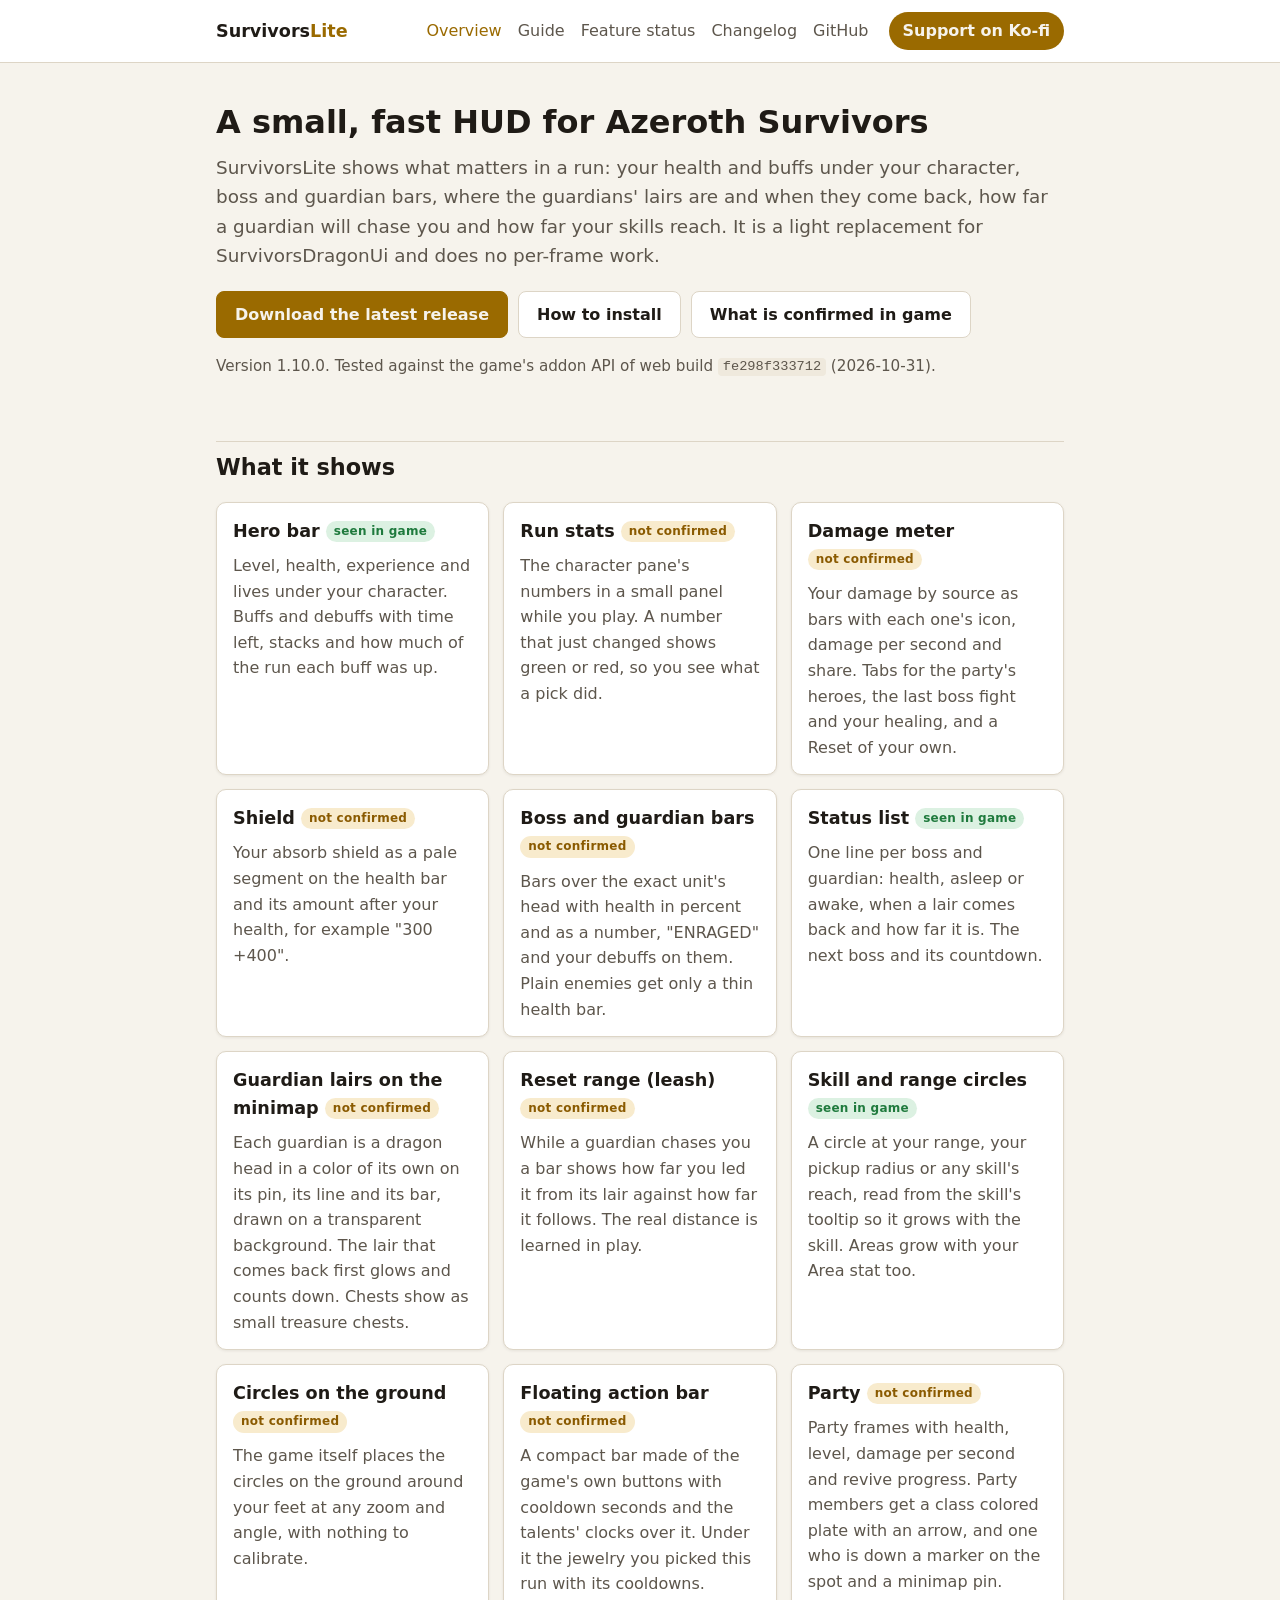
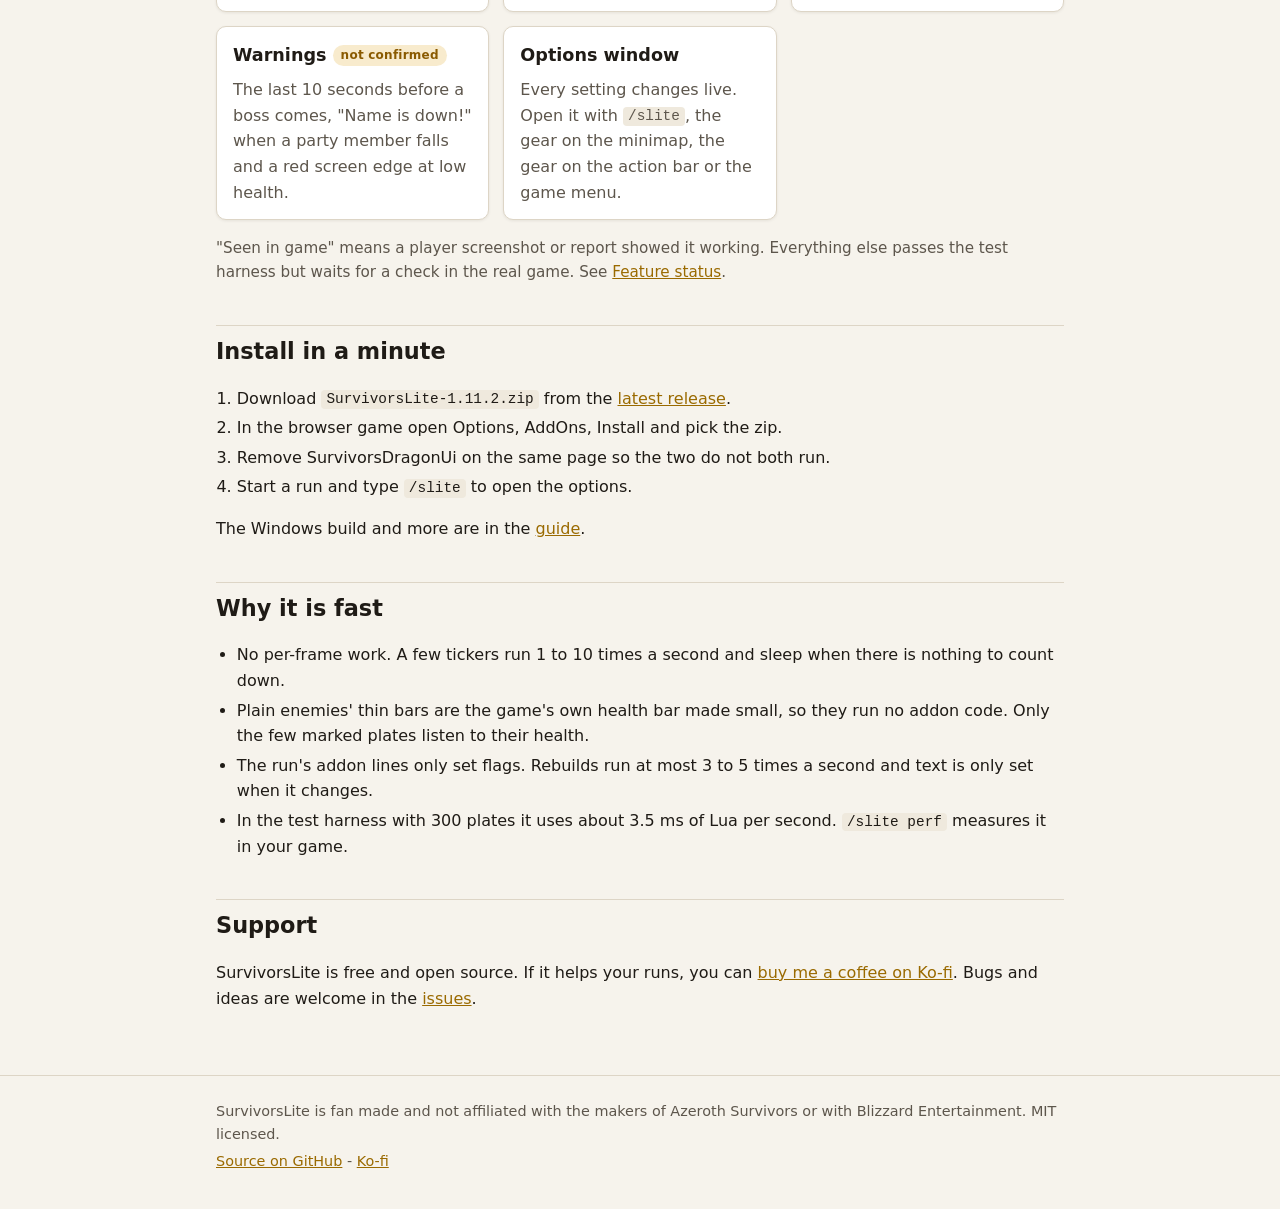
<file: docs/index.html>
<!doctype html>
<html lang="en">
<head>
<meta charset="utf-8">
<meta name="viewport" content="width=device-width, initial-scale=1">
<title>SurvivorsLite - a fast HUD for Azeroth Survivors</title>
<meta name="description" content="SurvivorsLite is a small, fast HUD addon for Azeroth Survivors: boss and guardian bars, guardian lairs on the minimap, leash range, skill range circles and more.">
<link rel="stylesheet" href="assets/style.css">
</head>
<body>
<header class="top">
  <div class="wrap">
    <a class="brand" href="index.html">Survivors<span>Lite</span></a>
    <nav>
      <a href="index.html" aria-current="page">Overview</a>
      <a href="guide.html">Guide</a>
      <a href="status.html">Feature status</a>
      <a href="changelog.html">Changelog</a>
      <a href="https://github.com/datawulf/SurvivorsLite">GitHub</a>
    </nav>
    <a class="kofi" href="https://ko-fi.com/punkware">Support on Ko-fi</a>
  </div>
</header>

<main class="wrap">
  <section class="hero">
    <h1>A small, fast HUD for Azeroth Survivors</h1>
    <p class="lead">SurvivorsLite shows what matters in a run: your health and buffs under your
    character, boss and guardian bars, where the guardians' lairs are and when they come
    back, how far a guardian will chase you and how far your skills reach. It is a light
    replacement for SurvivorsDragonUi and does no per-frame work.</p>
    <div class="actions">
      <a class="button primary" href="https://github.com/datawulf/SurvivorsLite/releases/latest">Download the latest release</a>
      <a class="button" href="guide.html#install">How to install</a>
      <a class="button" href="status.html">What is confirmed in game</a>
    </div>
    <p class="note">Version 1.10.0. Tested against the game's addon API of web build
    <code>fe298f333712</code> (2026-10-31).</p>
  </section>

  <h2>What it shows</h2>
  <div class="grid">
    <div class="card">
      <h3>Hero bar <span class="tag ok">seen in game</span></h3>
      <p>Level, health, experience and lives under your character. Buffs and debuffs with
      time left, stacks and how much of the run each buff was up.</p>
    </div>
    <div class="card">
      <h3>Run stats <span class="tag wait">not confirmed</span></h3>
      <p>The character pane's numbers in a small panel while you play. A number that just
      changed shows green or red, so you see what a pick did.</p>
    </div>
    <div class="card">
      <h3>Damage meter <span class="tag wait">not confirmed</span></h3>
      <p>Your damage by source as bars with each one's icon, damage per second and share.
      Tabs for the party's heroes, the last boss fight and your healing, and a Reset of your
      own.</p>
    </div>
    <div class="card">
      <h3>Shield <span class="tag wait">not confirmed</span></h3>
      <p>Your absorb shield as a pale segment on the health bar and its amount after your
      health, for example "300 +400".</p>
    </div>
    <div class="card">
      <h3>Boss and guardian bars <span class="tag wait">not confirmed</span></h3>
      <p>Bars over the exact unit's head with health in percent and as a number, "ENRAGED" and
      your debuffs on them. Plain enemies get only a thin health bar.</p>
    </div>
    <div class="card">
      <h3>Status list <span class="tag ok">seen in game</span></h3>
      <p>One line per boss and guardian: health, asleep or awake, when a lair comes back
      and how far it is. The next boss and its countdown.</p>
    </div>
    <div class="card">
      <h3>Guardian lairs on the minimap <span class="tag wait">not confirmed</span></h3>
      <p>Each guardian is a dragon head in a color of its own on its pin, its line and
      its bar, drawn on a transparent background. The lair that comes back first glows and
      counts down. Chests show as small treasure chests.</p>
    </div>
    <div class="card">
      <h3>Reset range (leash) <span class="tag wait">not confirmed</span></h3>
      <p>While a guardian chases you a bar shows how far you led it from its lair against
      how far it follows. The real distance is learned in play.</p>
    </div>
    <div class="card">
      <h3>Skill and range circles <span class="tag ok">seen in game</span></h3>
      <p>A circle at your range, your pickup radius or any skill's reach, read from the
      skill's tooltip so it grows with the skill. Areas grow with your Area stat too.</p>
    </div>
    <div class="card">
      <h3>Circles on the ground <span class="tag wait">not confirmed</span></h3>
      <p>The game itself places the circles on the ground around your feet at any zoom and
      angle, with nothing to calibrate.</p>
    </div>
    <div class="card">
      <h3>Floating action bar <span class="tag wait">not confirmed</span></h3>
      <p>A compact bar made of the game's own buttons with cooldown seconds and the
      talents' clocks over it. Under it the jewelry you picked this run with its
      cooldowns.</p>
    </div>
    <div class="card">
      <h3>Party <span class="tag wait">not confirmed</span></h3>
      <p>Party frames with health, level, damage per second and revive progress. Party
      members get a class colored plate with an arrow, and one who is down a marker on the
      spot and a minimap pin.</p>
    </div>
    <div class="card">
      <h3>Warnings <span class="tag wait">not confirmed</span></h3>
      <p>The last 10 seconds before a boss comes, "Name is down!" when a party member falls
      and a red screen edge at low health.</p>
    </div>
    <div class="card">
      <h3>Options window</h3>
      <p>Every setting changes live. Open it with <code>/slite</code>, the gear on the
      minimap, the gear on the action bar or the game menu.</p>
    </div>
  </div>
  <p class="note">"Seen in game" means a player screenshot or report showed it working.
  Everything else passes the test harness but waits for a check in the real game. See
  <a href="status.html">Feature status</a>.</p>

  <h2>Install in a minute</h2>
  <ol>
    <li>Download <code>SurvivorsLite-1.11.2.zip</code> from the
    <a href="https://github.com/datawulf/SurvivorsLite/releases/latest">latest release</a>.</li>
    <li>In the browser game open Options, AddOns, Install and pick the zip.</li>
    <li>Remove SurvivorsDragonUi on the same page so the two do not both run.</li>
    <li>Start a run and type <code>/slite</code> to open the options.</li>
  </ol>
  <p>The Windows build and more are in the <a href="guide.html#install">guide</a>.</p>

  <h2>Why it is fast</h2>
  <ul>
    <li>No per-frame work. A few tickers run 1 to 10 times a second and sleep when there is
    nothing to count down.</li>
    <li>Plain enemies' thin bars are the game's own health bar made small, so they run no
    addon code. Only the few marked plates listen to their health.</li>
    <li>The run's addon lines only set flags. Rebuilds run at most 3 to 5 times a second
    and text is only set when it changes.</li>
    <li>In the test harness with 300 plates it uses about 3.5 ms of Lua per second.
    <code>/slite perf</code> measures it in your game.</li>
  </ul>

  <h2>Support</h2>
  <p>SurvivorsLite is free and open source. If it helps your runs, you can
  <a href="https://ko-fi.com/punkware">buy me a coffee on Ko-fi</a>. Bugs and ideas are
  welcome in the <a href="https://github.com/datawulf/SurvivorsLite/issues">issues</a>.</p>
</main>

<footer class="foot">
  <div class="wrap">
    <p>SurvivorsLite is fan made and not affiliated with the makers of Azeroth Survivors or
    with Blizzard Entertainment. MIT licensed.</p>
    <p><a href="https://github.com/datawulf/SurvivorsLite">Source on GitHub</a> -
    <a href="https://ko-fi.com/punkware">Ko-fi</a></p>
  </div>
</footer>
</body>
</html>
</file>
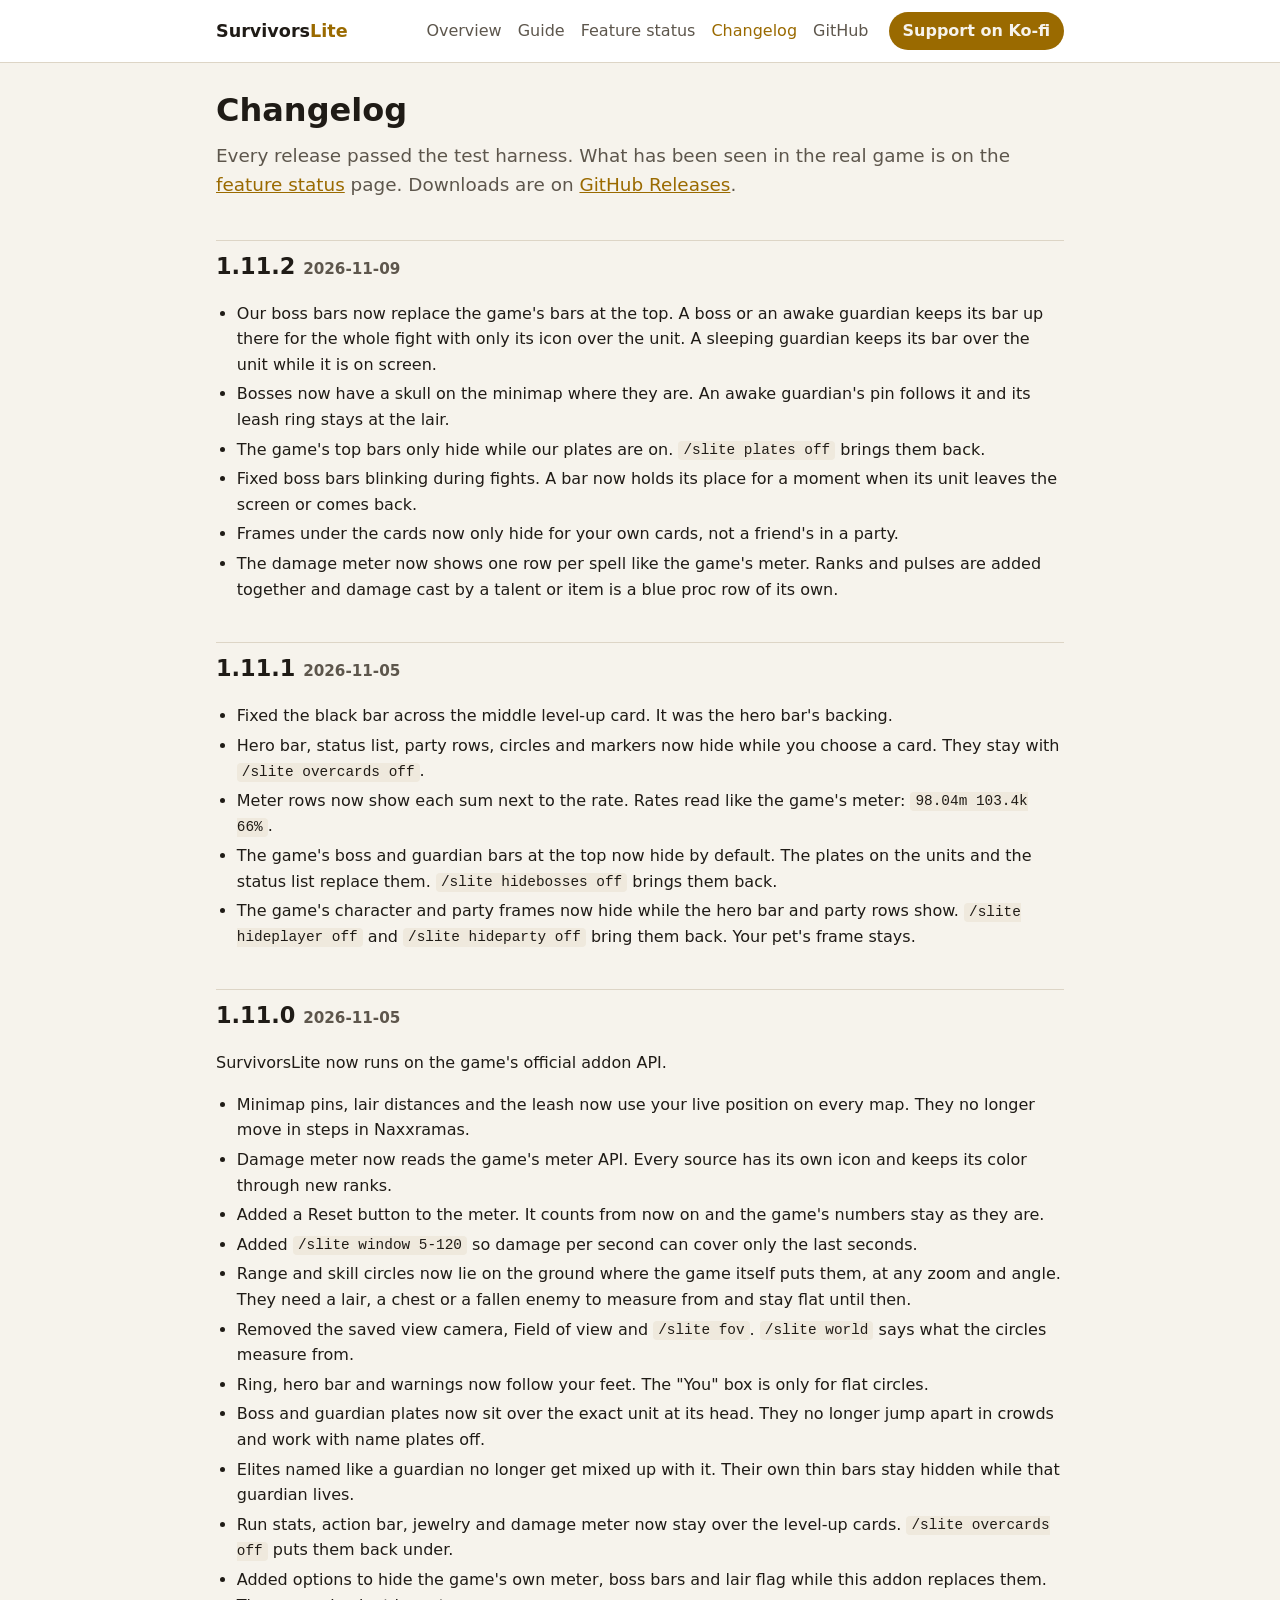
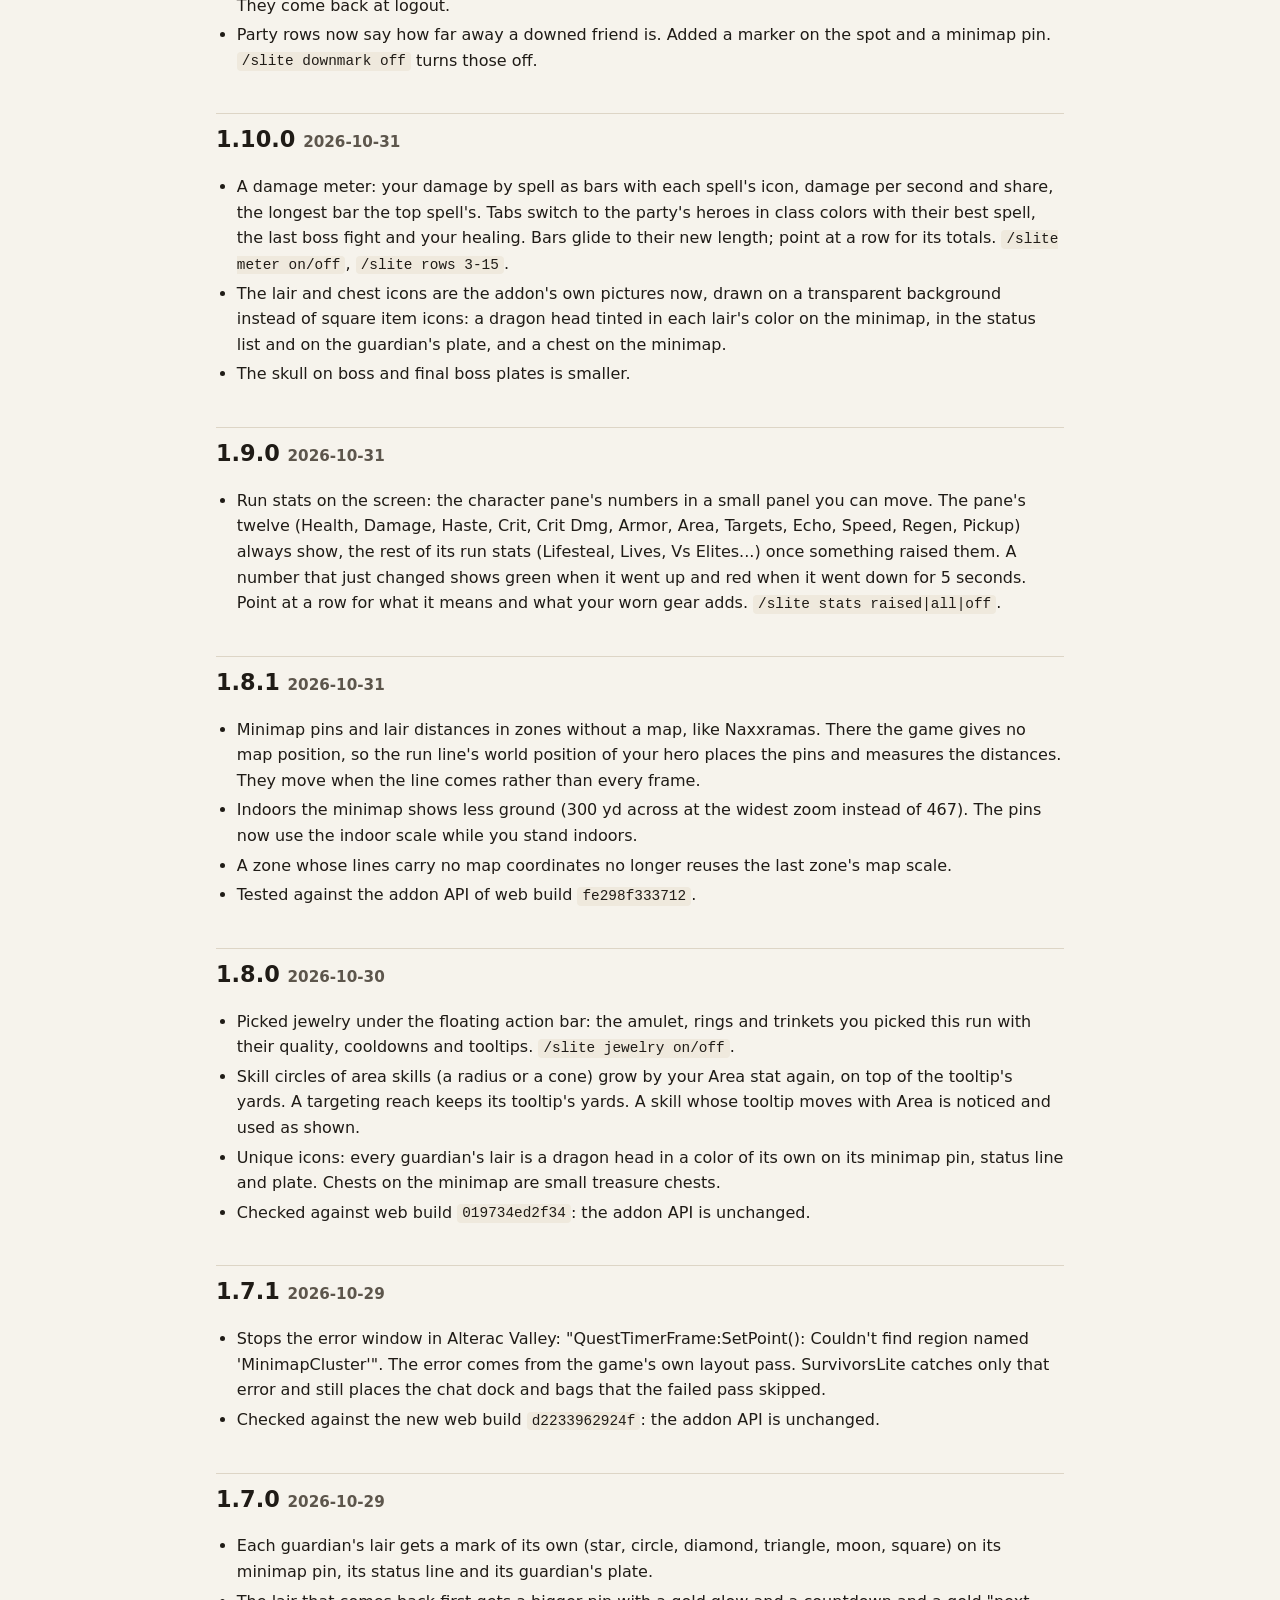
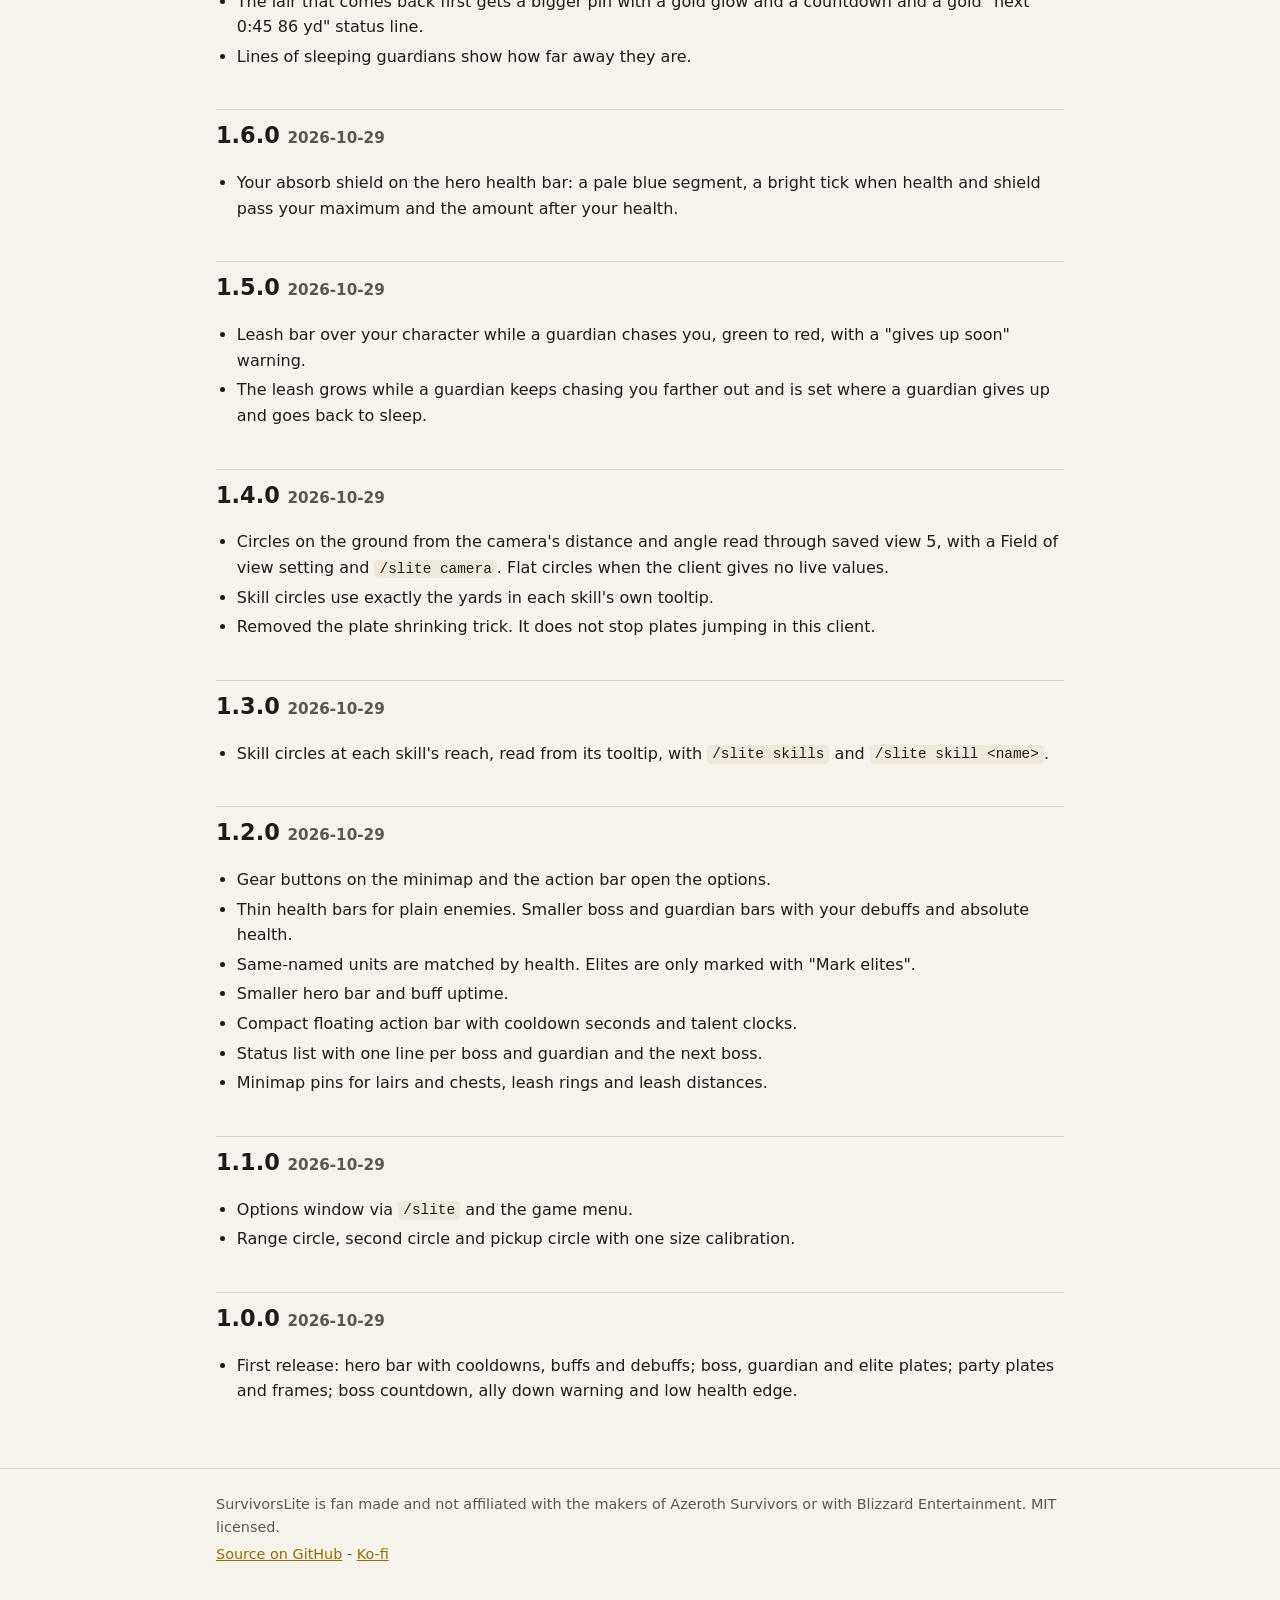
<file: docs/changelog.html>
<!doctype html>
<html lang="en">
<head>
<meta charset="utf-8">
<meta name="viewport" content="width=device-width, initial-scale=1">
<title>Changelog - SurvivorsLite</title>
<meta name="description" content="Every SurvivorsLite release and what it changed.">
<link rel="stylesheet" href="assets/style.css">
</head>
<body>
<header class="top">
  <div class="wrap">
    <a class="brand" href="index.html">Survivors<span>Lite</span></a>
    <nav>
      <a href="index.html">Overview</a>
      <a href="guide.html">Guide</a>
      <a href="status.html">Feature status</a>
      <a href="changelog.html" aria-current="page">Changelog</a>
      <a href="https://github.com/datawulf/SurvivorsLite">GitHub</a>
    </nav>
    <a class="kofi" href="https://ko-fi.com/punkware">Support on Ko-fi</a>
  </div>
</header>

<main class="wrap">
  <h1>Changelog</h1>
  <p class="lead">Every release passed the test harness. What has been seen in the real game
  is on the <a href="status.html">feature status</a> page. Downloads are on
  <a href="https://github.com/datawulf/SurvivorsLite/releases">GitHub Releases</a>.</p>

  <h2 id="v1.11.2">1.11.2 <span class="note">2026-11-09</span></h2>
  <ul>
    <li>Our boss bars now replace the game's bars at the top. A boss or an awake guardian keeps its bar up there for the whole fight with only its icon over the unit. A sleeping guardian keeps its bar over the unit while it is on screen.</li>
    <li>Bosses now have a skull on the minimap where they are. An awake guardian's pin follows it and its leash ring stays at the lair.</li>
    <li>The game's top bars only hide while our plates are on. <code>/slite plates off</code> brings them back.</li>
    <li>Fixed boss bars blinking during fights. A bar now holds its place for a moment when its unit leaves the screen or comes back.</li>
    <li>Frames under the cards now only hide for your own cards, not a friend's in a party.</li>
    <li>The damage meter now shows one row per spell like the game's meter. Ranks and pulses are added together and damage cast by a talent or item is a blue proc row of its own.</li>
  </ul>

  <h2 id="v1.11.1">1.11.1 <span class="note">2026-11-05</span></h2>
  <ul>
    <li>Fixed the black bar across the middle level-up card. It was the hero bar's backing.</li>
    <li>Hero bar, status list, party rows, circles and markers now hide while you choose a card. They stay with <code>/slite overcards off</code>.</li>
    <li>Meter rows now show each sum next to the rate. Rates read like the game's meter: <code>98.04m  103.4k  66%</code>.</li>
    <li>The game's boss and guardian bars at the top now hide by default. The plates on the units and the status list replace them. <code>/slite hidebosses off</code> brings them back.</li>
    <li>The game's character and party frames now hide while the hero bar and party rows show. <code>/slite hideplayer off</code> and <code>/slite hideparty off</code> bring them back. Your pet's frame stays.</li>
  </ul>

  <h2 id="v1.11.0">1.11.0 <span class="note">2026-11-05</span></h2>
  <p>SurvivorsLite now runs on the game's official addon API.</p>
  <ul>
    <li>Minimap pins, lair distances and the leash now use your live position on every map. They no longer move in steps in Naxxramas.</li>
    <li>Damage meter now reads the game's meter API. Every source has its own icon and keeps its color through new ranks.</li>
    <li>Added a Reset button to the meter. It counts from now on and the game's numbers stay as they are.</li>
    <li>Added <code>/slite window 5-120</code> so damage per second can cover only the last seconds.</li>
    <li>Range and skill circles now lie on the ground where the game itself puts them, at any zoom and angle. They need a lair, a chest or a fallen enemy to measure from and stay flat until then.</li>
    <li>Removed the saved view camera, Field of view and <code>/slite fov</code>. <code>/slite world</code> says what the circles measure from.</li>
    <li>Ring, hero bar and warnings now follow your feet. The "You" box is only for flat circles.</li>
    <li>Boss and guardian plates now sit over the exact unit at its head. They no longer jump apart in crowds and work with name plates off.</li>
    <li>Elites named like a guardian no longer get mixed up with it. Their own thin bars stay hidden while that guardian lives.</li>
    <li>Run stats, action bar, jewelry and damage meter now stay over the level-up cards. <code>/slite overcards off</code> puts them back under.</li>
    <li>Added options to hide the game's own meter, boss bars and lair flag while this addon replaces them. They come back at logout.</li>
    <li>Party rows now say how far away a downed friend is. Added a marker on the spot and a minimap pin. <code>/slite downmark off</code> turns those off.</li>
  </ul>

  <h2 id="v1.10.0">1.10.0 <span class="note">2026-10-31</span></h2>
  <ul>
    <li>A damage meter: your damage by spell as bars with each spell's icon, damage per
    second and share, the longest bar the top spell's. Tabs switch to the party's heroes in
    class colors with their best spell, the last boss fight and your healing. Bars glide to
    their new length; point at a row for its totals. <code>/slite meter on/off</code>,
    <code>/slite rows 3-15</code>.</li>
    <li>The lair and chest icons are the addon's own pictures now, drawn on a transparent
    background instead of square item icons: a dragon head tinted in each lair's color on
    the minimap, in the status list and on the guardian's plate, and a chest on the
    minimap.</li>
    <li>The skull on boss and final boss plates is smaller.</li>
  </ul>

  <h2 id="v1.9.0">1.9.0 <span class="note">2026-10-31</span></h2>
  <ul>
    <li>Run stats on the screen: the character pane's numbers in a small panel you can
    move. The pane's twelve (Health, Damage, Haste, Crit, Crit Dmg, Armor, Area, Targets,
    Echo, Speed, Regen, Pickup) always show, the rest of its run stats (Lifesteal, Lives,
    Vs Elites...) once something raised them. A number that just changed shows green when
    it went up and red when it went down for 5 seconds. Point at a row for what it means
    and what your worn gear adds. <code>/slite stats raised|all|off</code>.</li>
  </ul>

  <h2 id="v1.8.1">1.8.1 <span class="note">2026-10-31</span></h2>
  <ul>
    <li>Minimap pins and lair distances in zones without a map, like Naxxramas. There the
    game gives no map position, so the run line's world position of your hero places the
    pins and measures the distances. They move when the line comes rather than every
    frame.</li>
    <li>Indoors the minimap shows less ground (300 yd across at the widest zoom instead of
    467). The pins now use the indoor scale while you stand indoors.</li>
    <li>A zone whose lines carry no map coordinates no longer reuses the last zone's map
    scale.</li>
    <li>Tested against the addon API of web build <code>fe298f333712</code>.</li>
  </ul>

  <h2 id="v1.8.0">1.8.0 <span class="note">2026-10-30</span></h2>
  <ul>
    <li>Picked jewelry under the floating action bar: the amulet, rings and trinkets you
    picked this run with their quality, cooldowns and tooltips.
    <code>/slite jewelry on/off</code>.</li>
    <li>Skill circles of area skills (a radius or a cone) grow by your Area stat again, on
    top of the tooltip's yards. A targeting reach keeps its tooltip's yards. A skill whose
    tooltip moves with Area is noticed and used as shown.</li>
    <li>Unique icons: every guardian's lair is a dragon head in a color of its own on its
    minimap pin, status line and plate. Chests on the minimap are small treasure
    chests.</li>
    <li>Checked against web build <code>019734ed2f34</code>: the addon API is unchanged.</li>
  </ul>

  <h2 id="v1.7.1">1.7.1 <span class="note">2026-10-29</span></h2>
  <ul>
    <li>Stops the error window in Alterac Valley: "QuestTimerFrame:SetPoint(): Couldn't find
    region named 'MinimapCluster'". The error comes from the game's own layout pass.
    SurvivorsLite catches only that error and still places the chat dock and bags that the
    failed pass skipped.</li>
    <li>Checked against the new web build <code>d2233962924f</code>: the addon API is
    unchanged.</li>
  </ul>

  <h2 id="v1.7.0">1.7.0 <span class="note">2026-10-29</span></h2>
  <ul>
    <li>Each guardian's lair gets a mark of its own (star, circle, diamond, triangle, moon,
    square) on its minimap pin, its status line and its guardian's plate.</li>
    <li>The lair that comes back first gets a bigger pin with a gold glow and a countdown and
    a gold "next 0:45  86 yd" status line.</li>
    <li>Lines of sleeping guardians show how far away they are.</li>
  </ul>

  <h2 id="v1.6.0">1.6.0 <span class="note">2026-10-29</span></h2>
  <ul>
    <li>Your absorb shield on the hero health bar: a pale blue segment, a bright tick when
    health and shield pass your maximum and the amount after your health.</li>
  </ul>

  <h2 id="v1.5.0">1.5.0 <span class="note">2026-10-29</span></h2>
  <ul>
    <li>Leash bar over your character while a guardian chases you, green to red, with a
    "gives up soon" warning.</li>
    <li>The leash grows while a guardian keeps chasing you farther out and is set where a
    guardian gives up and goes back to sleep.</li>
  </ul>

  <h2 id="v1.4.0">1.4.0 <span class="note">2026-10-29</span></h2>
  <ul>
    <li>Circles on the ground from the camera's distance and angle read through saved view 5,
    with a Field of view setting and <code>/slite camera</code>. Flat circles when the
    client gives no live values.</li>
    <li>Skill circles use exactly the yards in each skill's own tooltip.</li>
    <li>Removed the plate shrinking trick. It does not stop plates jumping in this client.</li>
  </ul>

  <h2 id="v1.3.0">1.3.0 <span class="note">2026-10-29</span></h2>
  <ul>
    <li>Skill circles at each skill's reach, read from its tooltip, with
    <code>/slite skills</code> and <code>/slite skill &lt;name&gt;</code>.</li>
  </ul>

  <h2 id="v1.2.0">1.2.0 <span class="note">2026-10-29</span></h2>
  <ul>
    <li>Gear buttons on the minimap and the action bar open the options.</li>
    <li>Thin health bars for plain enemies. Smaller boss and guardian bars with your debuffs
    and absolute health.</li>
    <li>Same-named units are matched by health. Elites are only marked with "Mark elites".</li>
    <li>Smaller hero bar and buff uptime.</li>
    <li>Compact floating action bar with cooldown seconds and talent clocks.</li>
    <li>Status list with one line per boss and guardian and the next boss.</li>
    <li>Minimap pins for lairs and chests, leash rings and leash distances.</li>
  </ul>

  <h2 id="v1.1.0">1.1.0 <span class="note">2026-10-29</span></h2>
  <ul>
    <li>Options window via <code>/slite</code> and the game menu.</li>
    <li>Range circle, second circle and pickup circle with one size calibration.</li>
  </ul>

  <h2 id="v1.0.0">1.0.0 <span class="note">2026-10-29</span></h2>
  <ul>
    <li>First release: hero bar with cooldowns, buffs and debuffs; boss, guardian and elite
    plates; party plates and frames; boss countdown, ally down warning and low health
    edge.</li>
  </ul>
</main>

<footer class="foot">
  <div class="wrap">
    <p>SurvivorsLite is fan made and not affiliated with the makers of Azeroth Survivors or
    with Blizzard Entertainment. MIT licensed.</p>
    <p><a href="https://github.com/datawulf/SurvivorsLite">Source on GitHub</a> -
    <a href="https://ko-fi.com/punkware">Ko-fi</a></p>
  </div>
</footer>
</body>
</html>
</file>
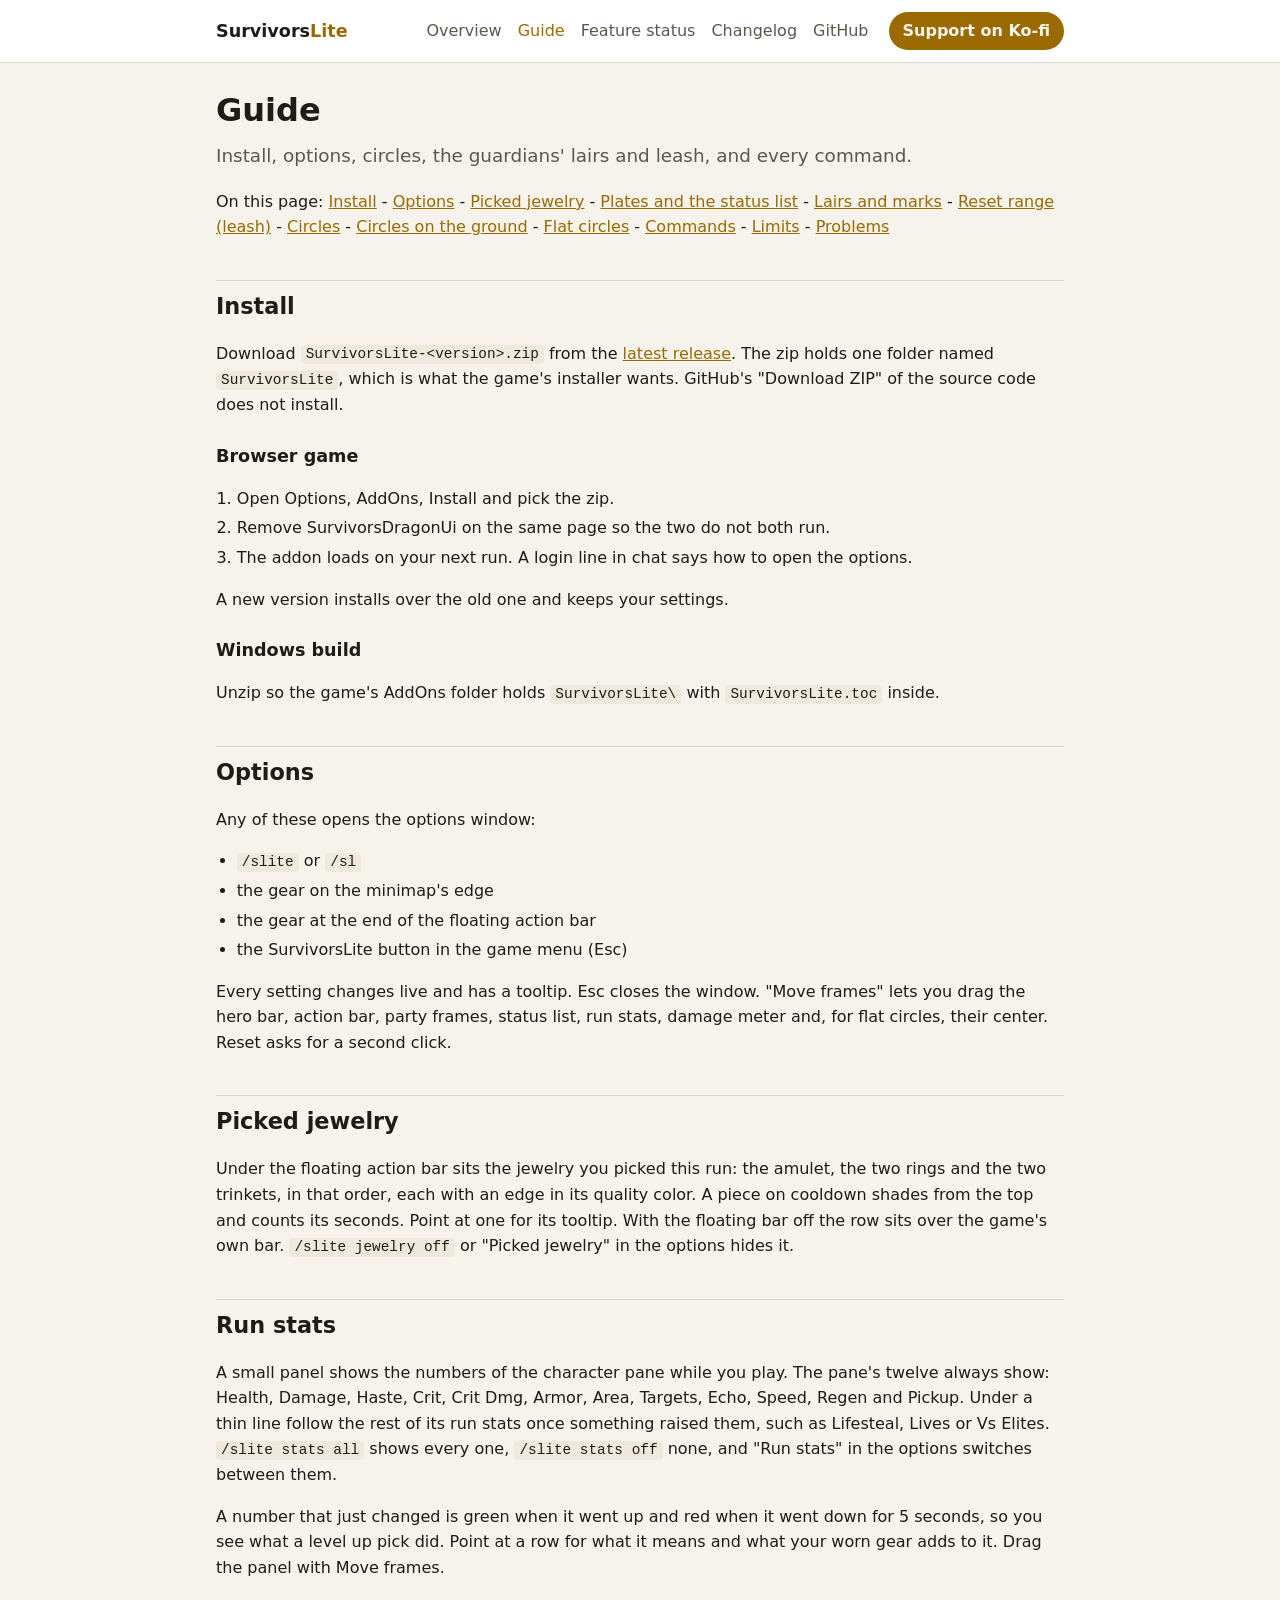
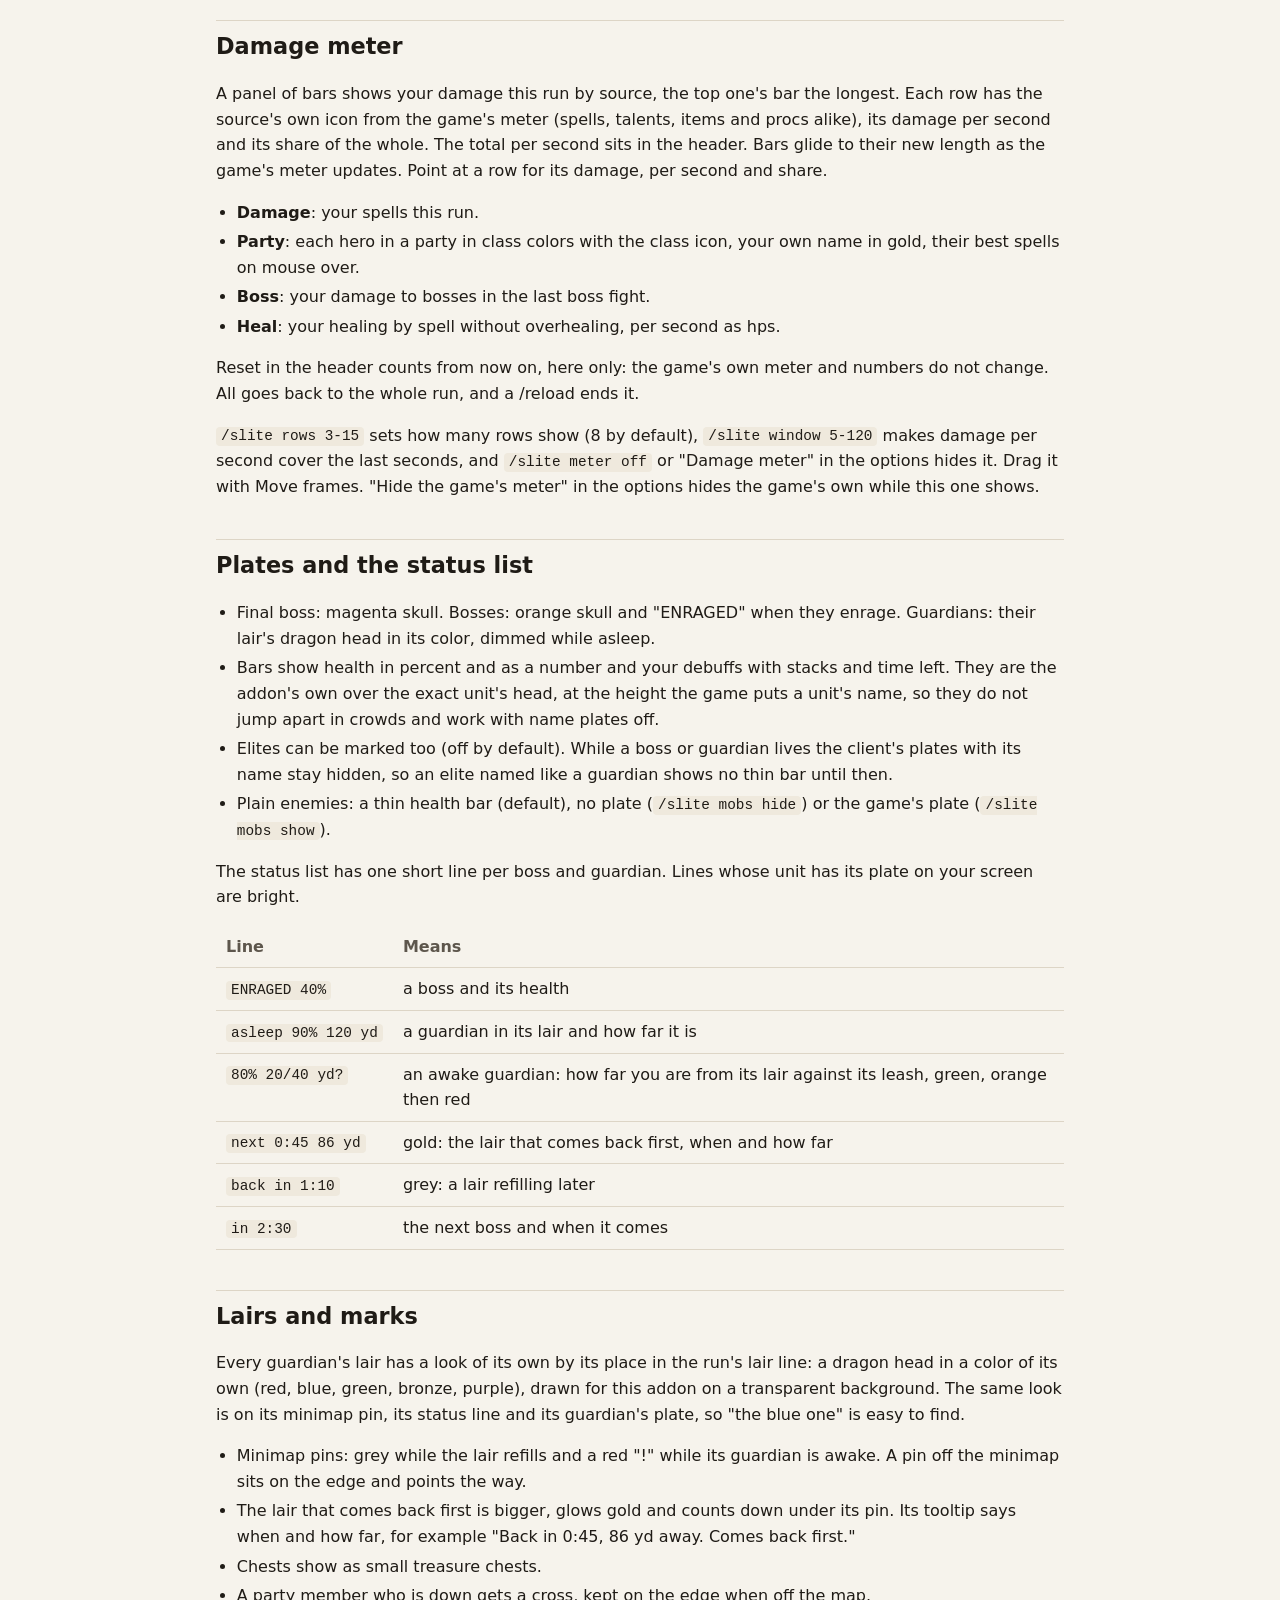
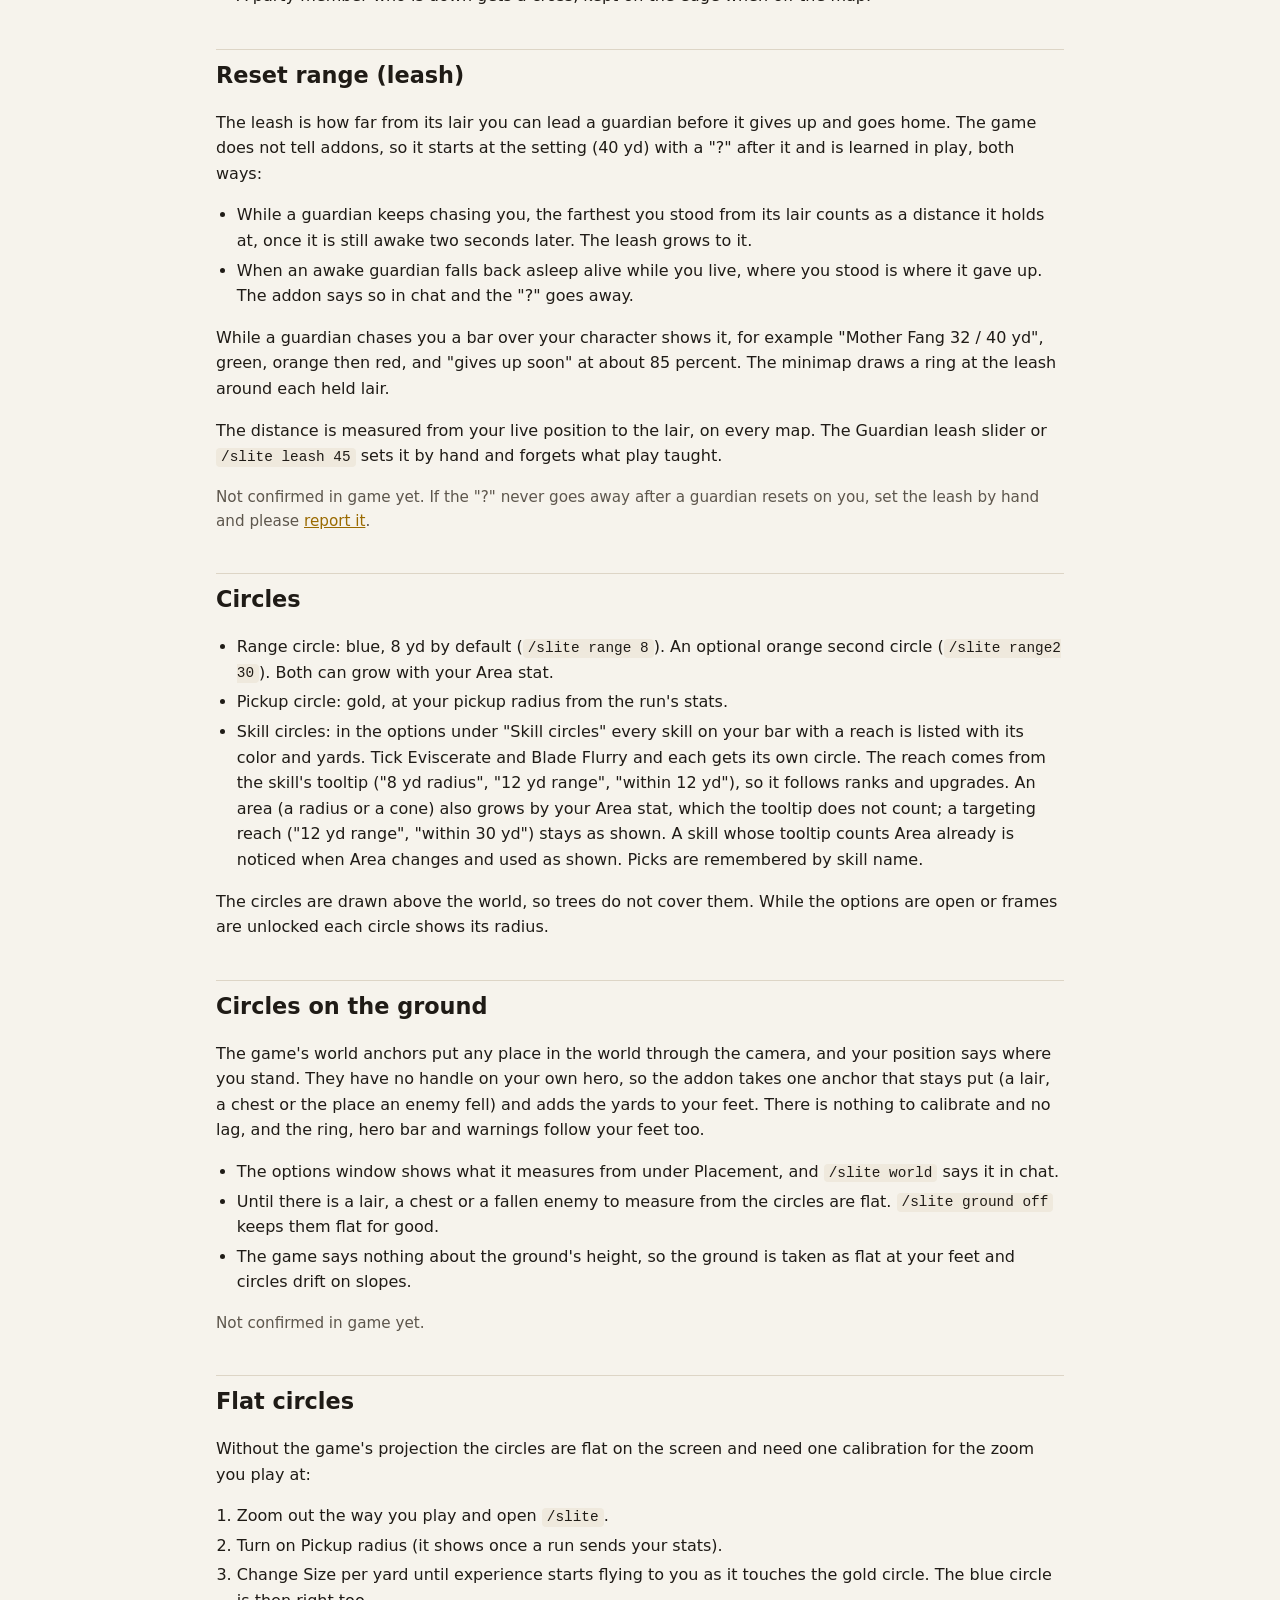
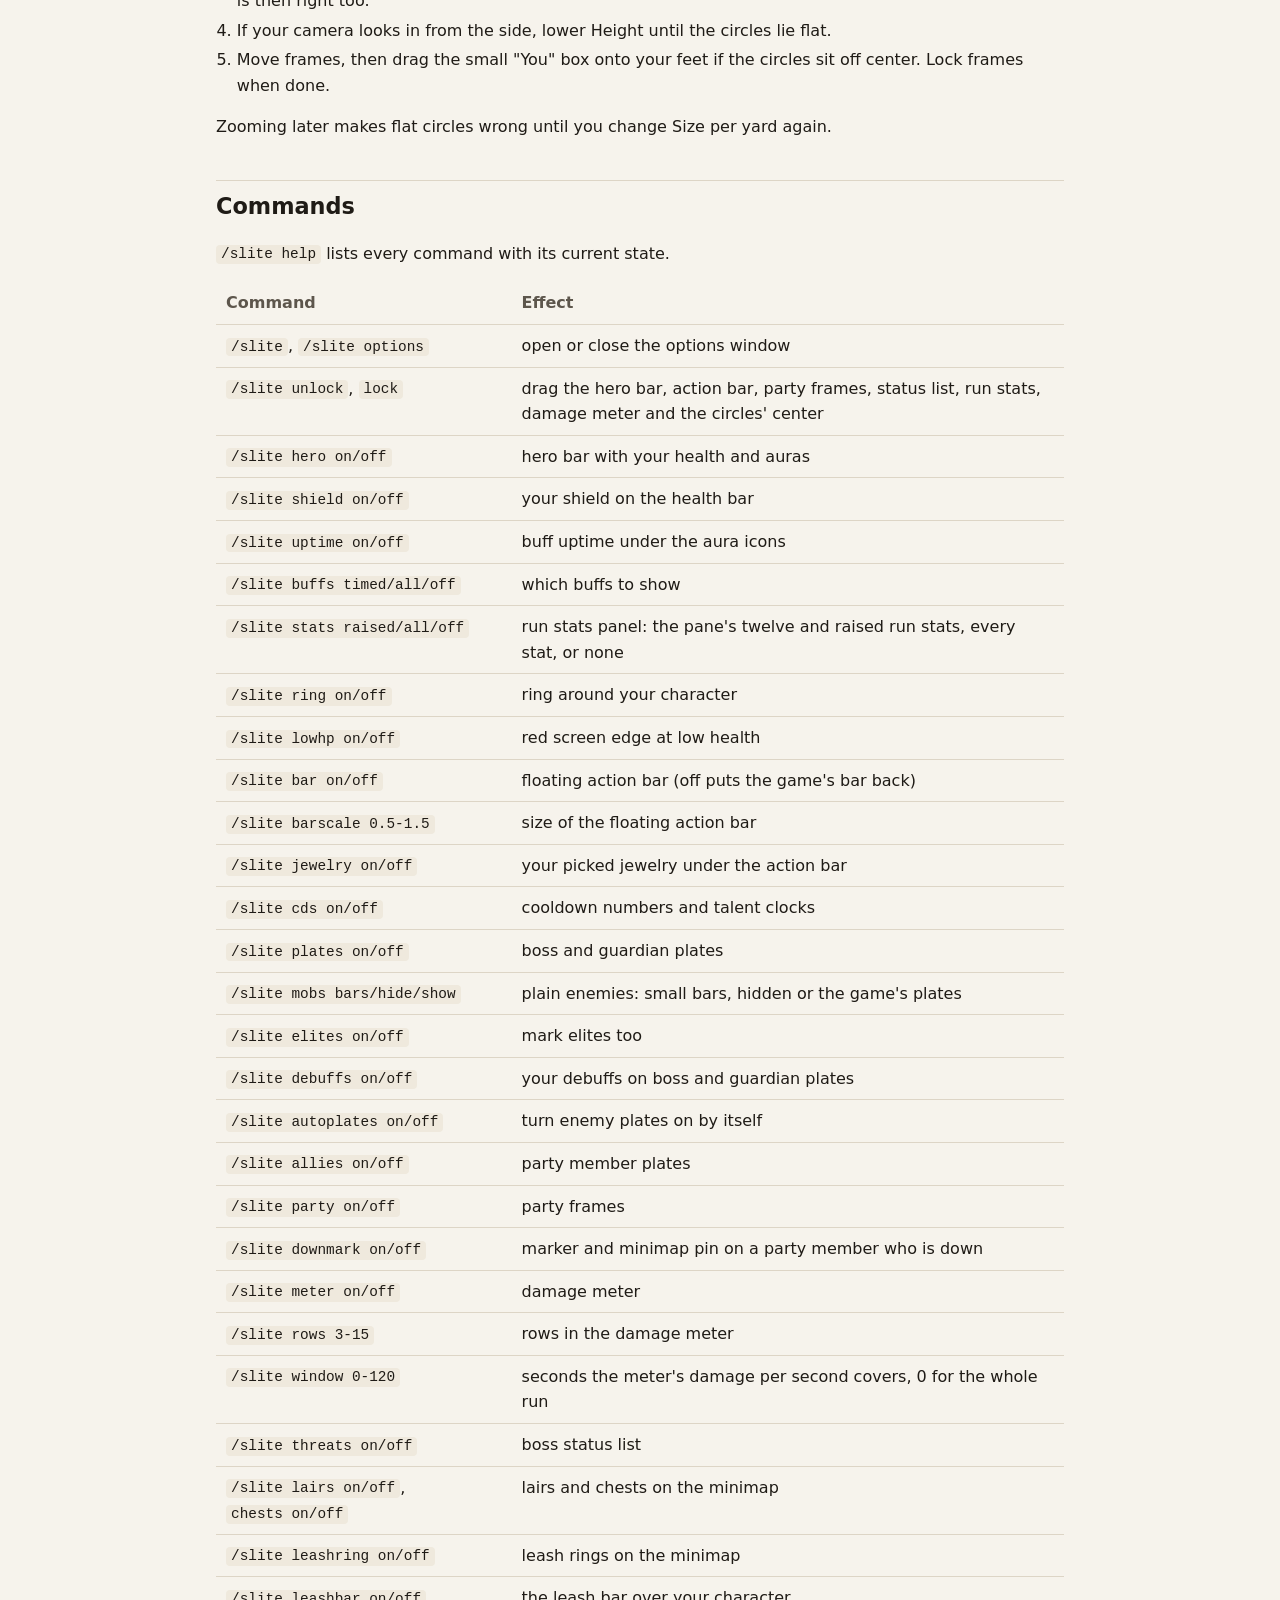
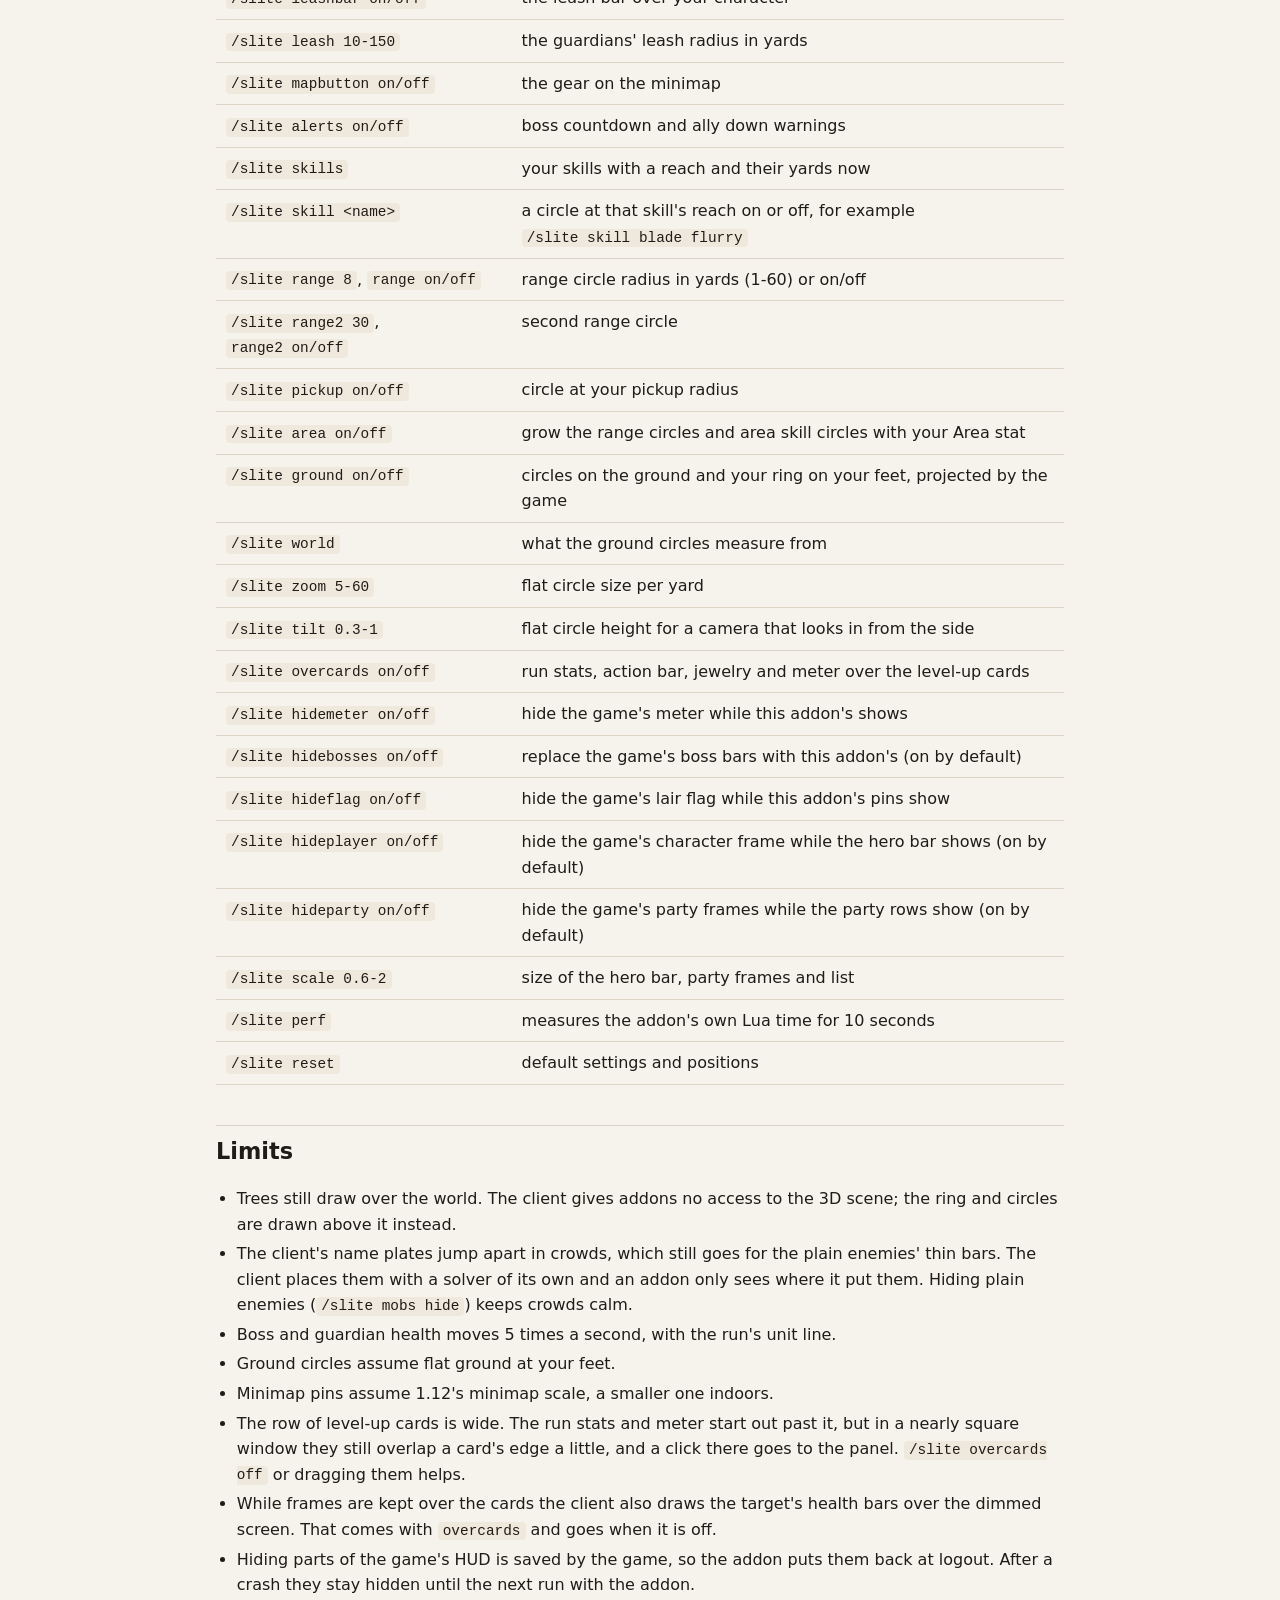
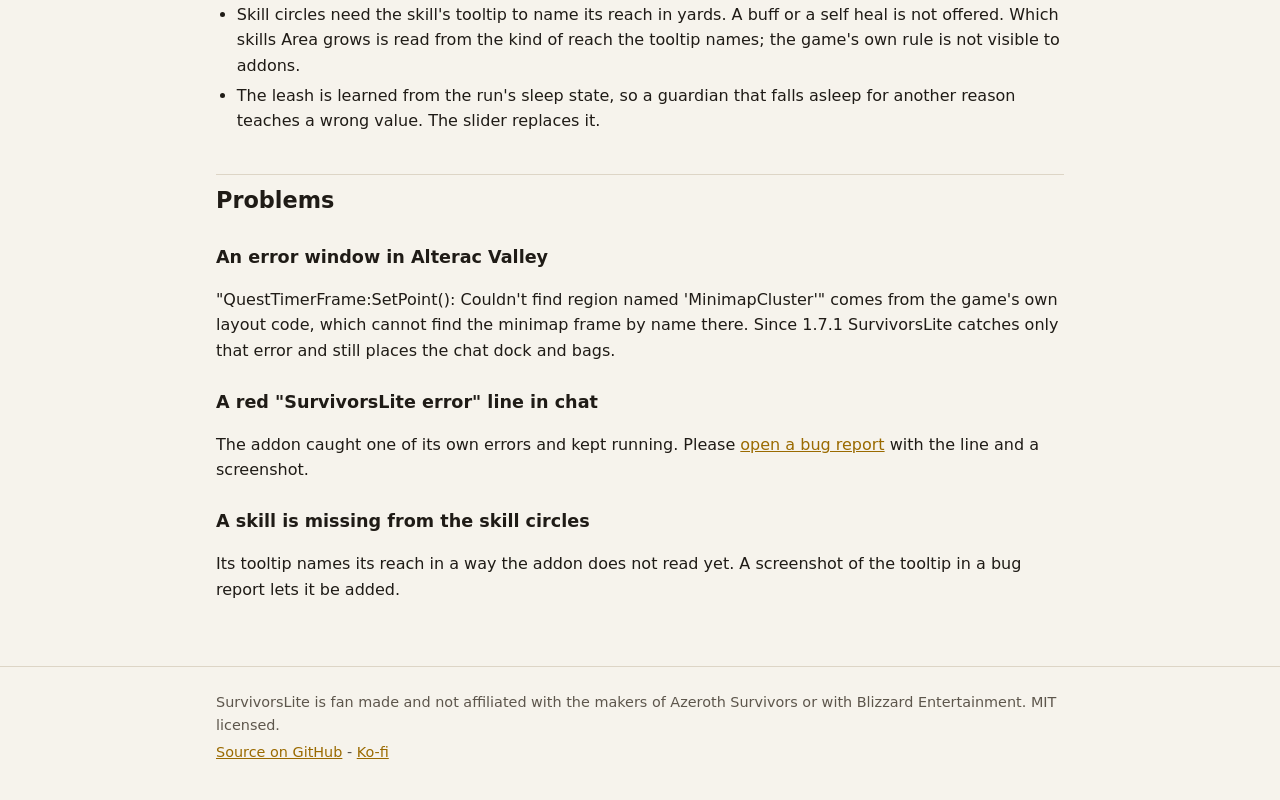
<file: docs/guide.html>
<!doctype html>
<html lang="en">
<head>
<meta charset="utf-8">
<meta name="viewport" content="width=device-width, initial-scale=1">
<title>Guide - SurvivorsLite</title>
<meta name="description" content="Install SurvivorsLite, open its options, set up range and skill circles, read the guardians' leash and use every command.">
<link rel="stylesheet" href="assets/style.css">
</head>
<body>
<header class="top">
  <div class="wrap">
    <a class="brand" href="index.html">Survivors<span>Lite</span></a>
    <nav>
      <a href="index.html">Overview</a>
      <a href="guide.html" aria-current="page">Guide</a>
      <a href="status.html">Feature status</a>
      <a href="changelog.html">Changelog</a>
      <a href="https://github.com/datawulf/SurvivorsLite">GitHub</a>
    </nav>
    <a class="kofi" href="https://ko-fi.com/punkware">Support on Ko-fi</a>
  </div>
</header>

<main class="wrap">
  <h1>Guide</h1>
  <p class="lead">Install, options, circles, the guardians' lairs and leash, and every command.</p>
  <p>On this page: <a href="#install">Install</a> - <a href="#options">Options</a> -
  <a href="#jewelry">Picked jewelry</a> - <a href="#plates">Plates and the status list</a> - <a href="#lairs">Lairs and marks</a> -
  <a href="#leash">Reset range (leash)</a> - <a href="#circles">Circles</a> -
  <a href="#ground">Circles on the ground</a> - <a href="#flat">Flat circles</a> -
  <a href="#commands">Commands</a> - <a href="#limits">Limits</a> -
  <a href="#problems">Problems</a></p>

  <h2 id="install">Install</h2>
  <p>Download <code>SurvivorsLite-&lt;version&gt;.zip</code> from the
  <a href="https://github.com/datawulf/SurvivorsLite/releases/latest">latest release</a>. The
  zip holds one folder named <code>SurvivorsLite</code>, which is what the game's installer
  wants. GitHub's "Download ZIP" of the source code does not install.</p>
  <h3>Browser game</h3>
  <ol>
    <li>Open Options, AddOns, Install and pick the zip.</li>
    <li>Remove SurvivorsDragonUi on the same page so the two do not both run.</li>
    <li>The addon loads on your next run. A login line in chat says how to open the options.</li>
  </ol>
  <p>A new version installs over the old one and keeps your settings.</p>
  <h3>Windows build</h3>
  <p>Unzip so the game's AddOns folder holds <code>SurvivorsLite\</code> with
  <code>SurvivorsLite.toc</code> inside.</p>

  <h2 id="options">Options</h2>
  <p>Any of these opens the options window:</p>
  <ul>
    <li><code>/slite</code> or <code>/sl</code></li>
    <li>the gear on the minimap's edge</li>
    <li>the gear at the end of the floating action bar</li>
    <li>the SurvivorsLite button in the game menu (Esc)</li>
  </ul>
  <p>Every setting changes live and has a tooltip. Esc closes the window. "Move frames" lets
  you drag the hero bar, action bar, party frames, status list, run stats, damage meter and,
  for flat circles, their center.
  Reset asks for a second click.</p>

  <h2 id="jewelry">Picked jewelry</h2>
  <p>Under the floating action bar sits the jewelry you picked this run: the amulet, the
  two rings and the two trinkets, in that order, each with an edge in its quality color.
  A piece on cooldown shades from the top and counts its seconds. Point at one for its
  tooltip. With the floating bar off the row sits over the game's own bar.
  <code>/slite jewelry off</code> or "Picked jewelry" in the options hides it.</p>

  <h2 id="stats">Run stats</h2>
  <p>A small panel shows the numbers of the character pane while you play. The pane's
  twelve always show: Health, Damage, Haste, Crit, Crit Dmg, Armor, Area, Targets, Echo,
  Speed, Regen and Pickup. Under a thin line follow the rest of its run stats once
  something raised them, such as Lifesteal, Lives or Vs Elites.
  <code>/slite stats all</code> shows every one, <code>/slite stats off</code> none, and
  "Run stats" in the options switches between them.</p>
  <p>A number that just changed is green when it went up and red when it went down for
  5 seconds, so you see what a level up pick did. Point at a row for what it means and
  what your worn gear adds to it. Drag the panel with Move frames.</p>

  <h2 id="meter">Damage meter</h2>
  <p>A panel of bars shows your damage this run by source, the top one's bar the longest.
  Each row has the source's own icon from the game's meter (spells, talents, items and
  procs alike), its damage per second and its share of the whole. The total per second sits
  in the header. Bars glide to their new length as the game's meter updates. Point at a row
  for its damage, per second and share.</p>
  <ul>
    <li><strong>Damage</strong>: your spells this run.</li>
    <li><strong>Party</strong>: each hero in a party in class colors with the class icon,
    your own name in gold, their best spells on mouse over.</li>
    <li><strong>Boss</strong>: your damage to bosses in the last boss fight.</li>
    <li><strong>Heal</strong>: your healing by spell without overhealing, per second as hps.</li>
  </ul>
  <p>Reset in the header counts from now on, here only: the game's own meter and numbers do
  not change. All goes back to the whole run, and a /reload ends it.</p>
  <p><code>/slite rows 3-15</code> sets how many rows show (8 by default),
  <code>/slite window 5-120</code> makes damage per second cover the last seconds, and
  <code>/slite meter off</code> or "Damage meter" in the options hides it. Drag it with
  Move frames. "Hide the game's meter" in the options hides the game's own while this one
  shows.</p>

  <h2 id="plates">Plates and the status list</h2>
  <ul>
    <li>Final boss: magenta skull. Bosses: orange skull and "ENRAGED" when they enrage.
    Guardians: their lair's dragon head in its color, dimmed while asleep.</li>
    <li>Bars show health in percent and as a number and your debuffs with stacks and time
    left. They are the addon's own over the exact unit's head, at the height the game puts a
    unit's name, so they do not jump apart in crowds and work with name plates off.</li>
    <li>Elites can be marked too (off by default). While a boss or guardian lives the client's
    plates with its name stay hidden, so an elite named like a guardian shows no thin bar
    until then.</li>
    <li>Plain enemies: a thin health bar (default), no plate (<code>/slite mobs hide</code>)
    or the game's plate (<code>/slite mobs show</code>).</li>
  </ul>
  <p>The status list has one short line per boss and guardian. Lines whose unit has its
  plate on your screen are bright.</p>
  <div class="table"><table>
    <tr><th>Line</th><th>Means</th></tr>
    <tr><td><code>ENRAGED 40%</code></td><td>a boss and its health</td></tr>
    <tr><td><code>asleep 90%  120 yd</code></td><td>a guardian in its lair and how far it is</td></tr>
    <tr><td><code>80%  20/40 yd?</code></td><td>an awake guardian: how far you are from its lair against its leash, green, orange then red</td></tr>
    <tr><td><code>next 0:45  86 yd</code></td><td>gold: the lair that comes back first, when and how far</td></tr>
    <tr><td><code>back in 1:10</code></td><td>grey: a lair refilling later</td></tr>
    <tr><td><code>in 2:30</code></td><td>the next boss and when it comes</td></tr>
  </table></div>

  <h2 id="lairs">Lairs and marks</h2>
  <p>Every guardian's lair has a look of its own by its place in the run's lair line: a
  dragon head in a color of its own (red, blue, green, bronze, purple), drawn for this
  addon on a transparent background. The same look is on its minimap pin, its status line
  and its guardian's plate, so "the blue one" is easy to find.</p>
  <ul>
    <li>Minimap pins: grey while the lair refills and a red "!" while its guardian is awake.
    A pin off the minimap sits on the edge and points the way.</li>
    <li>The lair that comes back first is bigger, glows gold and counts down under its pin.
    Its tooltip says when and how far, for example "Back in 0:45, 86 yd away. Comes back
    first."</li>
    <li>Chests show as small treasure chests.</li>
    <li>A party member who is down gets a cross, kept on the edge when off the map.</li>
  </ul>

  <h2 id="leash">Reset range (leash)</h2>
  <p>The leash is how far from its lair you can lead a guardian before it gives up and goes
  home. The game does not tell addons, so it starts at the setting (40 yd) with a "?"
  after it and is learned in play, both ways:</p>
  <ul>
    <li>While a guardian keeps chasing you, the farthest you stood from its lair counts as a
    distance it holds at, once it is still awake two seconds later. The leash grows to
    it.</li>
    <li>When an awake guardian falls back asleep alive while you live, where you stood is
    where it gave up. The addon says so in chat and the "?" goes away.</li>
  </ul>
  <p>While a guardian chases you a bar over your character shows it, for example
  "Mother Fang  32 / 40 yd", green, orange then red, and "gives up soon" at about 85
  percent. The minimap draws a ring at the leash around each held lair.</p>
  <p>The distance is measured from your live position to the lair, on every map. The
  Guardian leash slider or <code>/slite leash 45</code> sets it by hand and forgets what play
  taught.</p>
  <p class="note">Not confirmed in game yet. If the "?" never goes away after a guardian
  resets on you, set the leash by hand and please
  <a href="https://github.com/datawulf/SurvivorsLite/issues/new?template=feature_check.md">report it</a>.</p>

  <h2 id="circles">Circles</h2>
  <ul>
    <li>Range circle: blue, 8 yd by default (<code>/slite range 8</code>). An optional orange
    second circle (<code>/slite range2 30</code>). Both can grow with your Area stat.</li>
    <li>Pickup circle: gold, at your pickup radius from the run's stats.</li>
    <li>Skill circles: in the options under "Skill circles" every skill on your bar with a
    reach is listed with its color and yards. Tick Eviscerate and Blade Flurry and each gets
    its own circle. The reach comes from the skill's tooltip ("8 yd radius", "12 yd range",
    "within 12 yd"), so it follows ranks and upgrades. An area (a radius or a cone) also
    grows by your Area stat, which the tooltip does not count; a targeting reach ("12 yd
    range", "within 30 yd") stays as shown. A skill whose tooltip counts Area already is
    noticed when Area changes and used as shown. Picks are remembered by skill name.</li>
  </ul>
  <p>The circles are drawn above the world, so trees do not cover them. While the options
  are open or frames are unlocked each circle shows its radius.</p>

  <h2 id="ground">Circles on the ground</h2>
  <p>The game's world anchors put any place in the world through the camera, and your
  position says where you stand. They have no handle on your own hero, so the addon takes one
  anchor that stays put (a lair, a chest or the place an enemy fell) and adds the yards to
  your feet. There is nothing to calibrate and no lag, and the ring, hero bar and warnings
  follow your feet too.</p>
  <ul>
    <li>The options window shows what it measures from under Placement, and
    <code>/slite world</code> says it in chat.</li>
    <li>Until there is a lair, a chest or a fallen enemy to measure from the circles are flat.
    <code>/slite ground off</code> keeps them flat for good.</li>
    <li>The game says nothing about the ground's height, so the ground is taken as flat at your
    feet and circles drift on slopes.</li>
  </ul>
  <p class="note">Not confirmed in game yet.</p>

  <h2 id="flat">Flat circles</h2>
  <p>Without the game's projection the circles are flat on the screen and need one calibration
  for the zoom you play at:</p>
  <ol>
    <li>Zoom out the way you play and open <code>/slite</code>.</li>
    <li>Turn on Pickup radius (it shows once a run sends your stats).</li>
    <li>Change Size per yard until experience starts flying to you as it touches the gold
    circle. The blue circle is then right too.</li>
    <li>If your camera looks in from the side, lower Height until the circles lie flat.</li>
    <li>Move frames, then drag the small "You" box onto your feet if the circles sit off
    center. Lock frames when done.</li>
  </ol>
  <p>Zooming later makes flat circles wrong until you change Size per yard again.</p>

  <h2 id="commands">Commands</h2>
  <p><code>/slite help</code> lists every command with its current state.</p>
  <div class="table"><table>
    <tr><th>Command</th><th>Effect</th></tr>
    <tr><td><code>/slite</code>, <code>/slite options</code></td><td>open or close the options window</td></tr>
    <tr><td><code>/slite unlock</code>, <code>lock</code></td><td>drag the hero bar, action bar, party frames, status list, run stats, damage meter and the circles' center</td></tr>
    <tr><td><code>/slite hero on/off</code></td><td>hero bar with your health and auras</td></tr>
    <tr><td><code>/slite shield on/off</code></td><td>your shield on the health bar</td></tr>
    <tr><td><code>/slite uptime on/off</code></td><td>buff uptime under the aura icons</td></tr>
    <tr><td><code>/slite buffs timed/all/off</code></td><td>which buffs to show</td></tr>
    <tr><td><code>/slite stats raised/all/off</code></td><td>run stats panel: the pane's twelve and raised run stats, every stat, or none</td></tr>
    <tr><td><code>/slite ring on/off</code></td><td>ring around your character</td></tr>
    <tr><td><code>/slite lowhp on/off</code></td><td>red screen edge at low health</td></tr>
    <tr><td><code>/slite bar on/off</code></td><td>floating action bar (off puts the game's bar back)</td></tr>
    <tr><td><code>/slite barscale 0.5-1.5</code></td><td>size of the floating action bar</td></tr>
    <tr><td><code>/slite jewelry on/off</code></td><td>your picked jewelry under the action bar</td></tr>
    <tr><td><code>/slite cds on/off</code></td><td>cooldown numbers and talent clocks</td></tr>
    <tr><td><code>/slite plates on/off</code></td><td>boss and guardian plates</td></tr>
    <tr><td><code>/slite mobs bars/hide/show</code></td><td>plain enemies: small bars, hidden or the game's plates</td></tr>
    <tr><td><code>/slite elites on/off</code></td><td>mark elites too</td></tr>
    <tr><td><code>/slite debuffs on/off</code></td><td>your debuffs on boss and guardian plates</td></tr>
    <tr><td><code>/slite autoplates on/off</code></td><td>turn enemy plates on by itself</td></tr>
    <tr><td><code>/slite allies on/off</code></td><td>party member plates</td></tr>
    <tr><td><code>/slite party on/off</code></td><td>party frames</td></tr>
    <tr><td><code>/slite downmark on/off</code></td><td>marker and minimap pin on a party member who is down</td></tr>
    <tr><td><code>/slite meter on/off</code></td><td>damage meter</td></tr>
    <tr><td><code>/slite rows 3-15</code></td><td>rows in the damage meter</td></tr>
    <tr><td><code>/slite window 0-120</code></td><td>seconds the meter's damage per second covers, 0 for the whole run</td></tr>
    <tr><td><code>/slite threats on/off</code></td><td>boss status list</td></tr>
    <tr><td><code>/slite lairs on/off</code>, <code>chests on/off</code></td><td>lairs and chests on the minimap</td></tr>
    <tr><td><code>/slite leashring on/off</code></td><td>leash rings on the minimap</td></tr>
    <tr><td><code>/slite leashbar on/off</code></td><td>the leash bar over your character</td></tr>
    <tr><td><code>/slite leash 10-150</code></td><td>the guardians' leash radius in yards</td></tr>
    <tr><td><code>/slite mapbutton on/off</code></td><td>the gear on the minimap</td></tr>
    <tr><td><code>/slite alerts on/off</code></td><td>boss countdown and ally down warnings</td></tr>
    <tr><td><code>/slite skills</code></td><td>your skills with a reach and their yards now</td></tr>
    <tr><td><code>/slite skill &lt;name&gt;</code></td><td>a circle at that skill's reach on or off, for example <code>/slite skill blade flurry</code></td></tr>
    <tr><td><code>/slite range 8</code>, <code>range on/off</code></td><td>range circle radius in yards (1-60) or on/off</td></tr>
    <tr><td><code>/slite range2 30</code>, <code>range2 on/off</code></td><td>second range circle</td></tr>
    <tr><td><code>/slite pickup on/off</code></td><td>circle at your pickup radius</td></tr>
    <tr><td><code>/slite area on/off</code></td><td>grow the range circles and area skill circles with your Area stat</td></tr>
    <tr><td><code>/slite ground on/off</code></td><td>circles on the ground and your ring on your feet, projected by the game</td></tr>
    <tr><td><code>/slite world</code></td><td>what the ground circles measure from</td></tr>
    <tr><td><code>/slite zoom 5-60</code></td><td>flat circle size per yard</td></tr>
    <tr><td><code>/slite tilt 0.3-1</code></td><td>flat circle height for a camera that looks in from the side</td></tr>
    <tr><td><code>/slite overcards on/off</code></td><td>run stats, action bar, jewelry and meter over the level-up cards</td></tr>
    <tr><td><code>/slite hidemeter on/off</code></td><td>hide the game's meter while this addon's shows</td></tr>
    <tr><td><code>/slite hidebosses on/off</code></td><td>replace the game's boss bars with this addon's (on by default)</td></tr>
    <tr><td><code>/slite hideflag on/off</code></td><td>hide the game's lair flag while this addon's pins show</td></tr>
    <tr><td><code>/slite hideplayer on/off</code></td><td>hide the game's character frame while the hero bar shows (on by default)</td></tr>
    <tr><td><code>/slite hideparty on/off</code></td><td>hide the game's party frames while the party rows show (on by default)</td></tr>
    <tr><td><code>/slite scale 0.6-2</code></td><td>size of the hero bar, party frames and list</td></tr>
    <tr><td><code>/slite perf</code></td><td>measures the addon's own Lua time for 10 seconds</td></tr>
    <tr><td><code>/slite reset</code></td><td>default settings and positions</td></tr>
  </table></div>

  <h2 id="limits">Limits</h2>
  <ul>
    <li>Trees still draw over the world. The client gives addons no access to the 3D scene;
    the ring and circles are drawn above it instead.</li>
    <li>The client's name plates jump apart in crowds, which still goes for the plain
    enemies' thin bars. The client places them with a solver of its own and an addon only sees
    where it put them. Hiding plain enemies (<code>/slite mobs hide</code>) keeps crowds
    calm.</li>
    <li>Boss and guardian health moves 5 times a second, with the run's unit line.</li>
    <li>Ground circles assume flat ground at your feet.</li>
    <li>Minimap pins assume 1.12's minimap scale, a smaller one indoors.</li>
    <li>The row of level-up cards is wide. The run stats and meter start out past it, but in a
    nearly square window they still overlap a card's edge a little, and a click there goes to
    the panel. <code>/slite overcards off</code> or dragging them helps.</li>
    <li>While frames are kept over the cards the client also draws the target's health bars
    over the dimmed screen. That comes with <code>overcards</code> and goes when it is off.</li>
    <li>Hiding parts of the game's HUD is saved by the game, so the addon puts them back at
    logout. After a crash they stay hidden until the next run with the addon.</li>
    <li>Skill circles need the skill's tooltip to name its reach in yards. A buff or a self
    heal is not offered. Which skills Area grows is read from the kind of reach the
    tooltip names; the game's own rule is not visible to addons.</li>
    <li>The leash is learned from the run's sleep state, so a guardian that falls asleep for
    another reason teaches a wrong value. The slider replaces it.</li>
  </ul>

  <h2 id="problems">Problems</h2>
  <h3>An error window in Alterac Valley</h3>
  <p>"QuestTimerFrame:SetPoint(): Couldn't find region named 'MinimapCluster'" comes from the
  game's own layout code, which cannot find the minimap frame by name there. Since 1.7.1
  SurvivorsLite catches only that error and still places the chat dock and bags.</p>
  <h3>A red "SurvivorsLite error" line in chat</h3>
  <p>The addon caught one of its own errors and kept running. Please
  <a href="https://github.com/datawulf/SurvivorsLite/issues/new?template=bug_report.md">open a
  bug report</a> with the line and a screenshot.</p>
  <h3>A skill is missing from the skill circles</h3>
  <p>Its tooltip names its reach in a way the addon does not read yet. A screenshot of the
  tooltip in a bug report lets it be added.</p>
</main>

<footer class="foot">
  <div class="wrap">
    <p>SurvivorsLite is fan made and not affiliated with the makers of Azeroth Survivors or
    with Blizzard Entertainment. MIT licensed.</p>
    <p><a href="https://github.com/datawulf/SurvivorsLite">Source on GitHub</a> -
    <a href="https://ko-fi.com/punkware">Ko-fi</a></p>
  </div>
</footer>
</body>
</html>
</file>
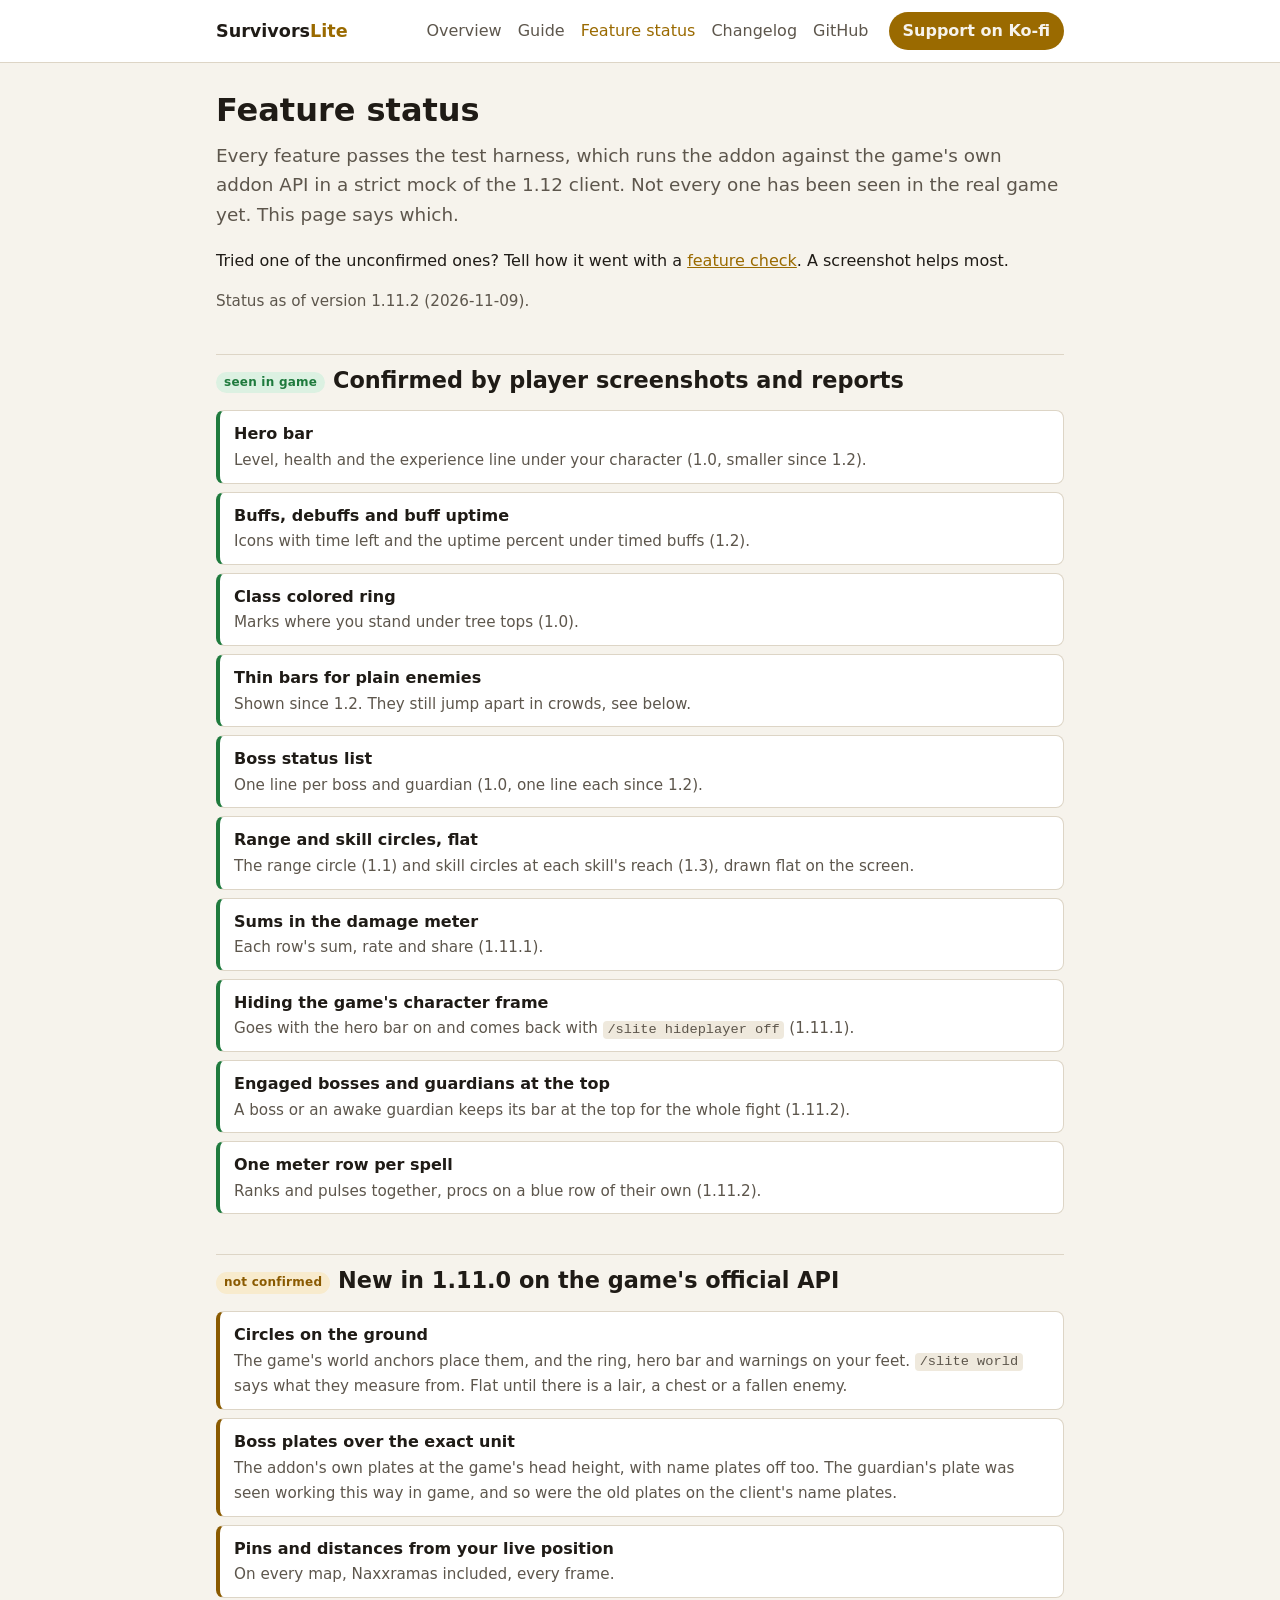
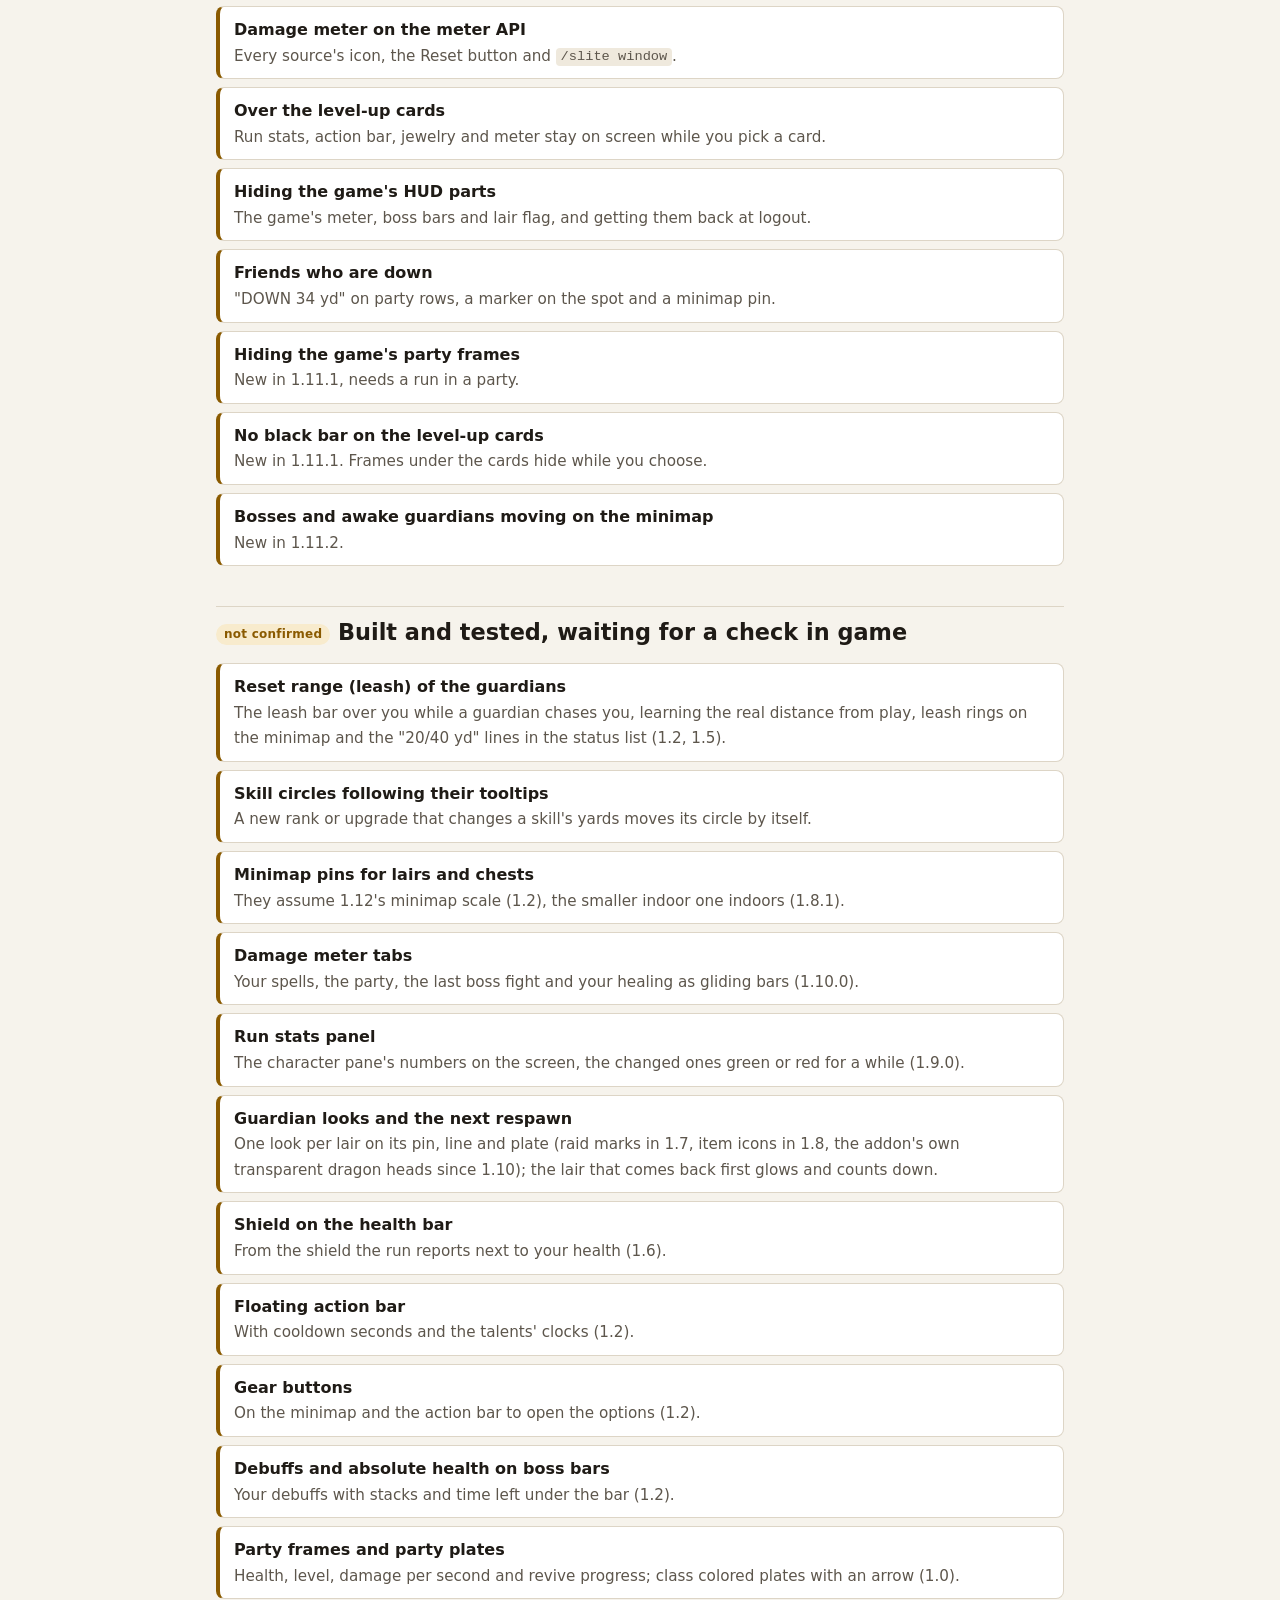
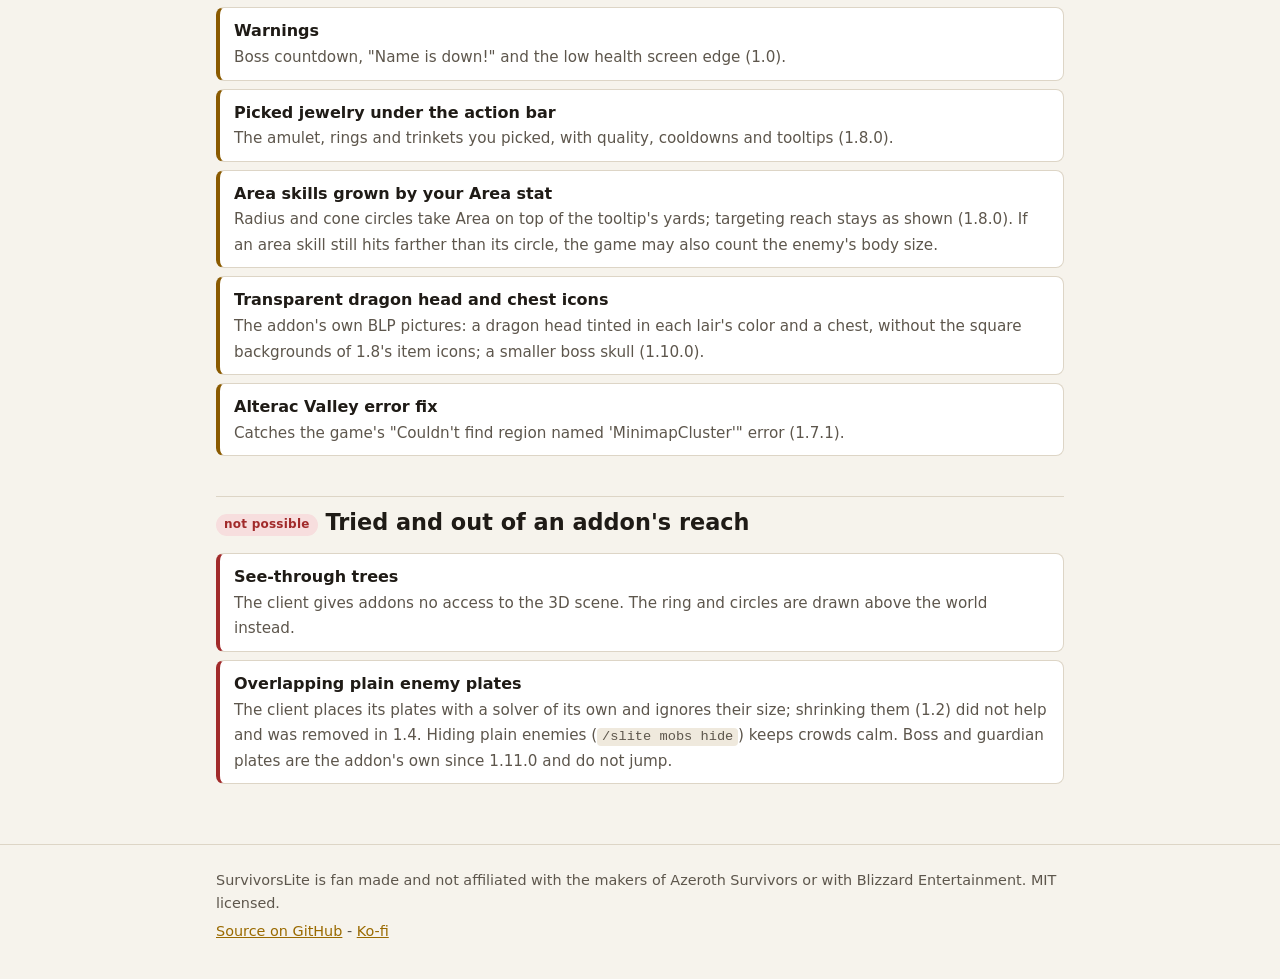
<file: docs/status.html>
<!doctype html>
<html lang="en">
<head>
<meta charset="utf-8">
<meta name="viewport" content="width=device-width, initial-scale=1">
<title>Feature status - SurvivorsLite</title>
<meta name="description" content="Which SurvivorsLite features have been seen working in Azeroth Survivors and which still wait for a check in the real game.">
<link rel="stylesheet" href="assets/style.css">
</head>
<body>
<header class="top">
  <div class="wrap">
    <a class="brand" href="index.html">Survivors<span>Lite</span></a>
    <nav>
      <a href="index.html">Overview</a>
      <a href="guide.html">Guide</a>
      <a href="status.html" aria-current="page">Feature status</a>
      <a href="changelog.html">Changelog</a>
      <a href="https://github.com/datawulf/SurvivorsLite">GitHub</a>
    </nav>
    <a class="kofi" href="https://ko-fi.com/punkware">Support on Ko-fi</a>
  </div>
</header>

<main class="wrap">
  <h1>Feature status</h1>
  <p class="lead">Every feature passes the test harness, which runs the addon against the
  game's own addon API in a strict mock of the 1.12 client. Not every one has been seen in
  the real game yet. This page says which.</p>
  <p>Tried one of the unconfirmed ones? Tell how it went with a
  <a href="https://github.com/datawulf/SurvivorsLite/issues/new?template=feature_check.md">feature
  check</a>. A screenshot helps most.</p>
  <p class="note">Status as of version 1.11.2 (2026-11-09).</p>

  <h2><span class="tag ok">seen in game</span> Confirmed by player screenshots and reports</h2>
  <ul class="status ok">
    <li><strong>Hero bar</strong><span>Level, health and the experience line under your
    character (1.0, smaller since 1.2).</span></li>
    <li><strong>Buffs, debuffs and buff uptime</strong><span>Icons with time left and the
    uptime percent under timed buffs (1.2).</span></li>
    <li><strong>Class colored ring</strong><span>Marks where you stand under tree tops (1.0).</span></li>
    <li><strong>Thin bars for plain enemies</strong><span>Shown since 1.2. They still jump
    apart in crowds, see below.</span></li>
    <li><strong>Boss status list</strong><span>One line per boss and guardian (1.0, one line
    each since 1.2).</span></li>
    <li><strong>Range and skill circles, flat</strong><span>The range circle (1.1) and skill
    circles at each skill's reach (1.3), drawn flat on the screen.</span></li>
    <li><strong>Sums in the damage meter</strong><span>Each row's sum, rate and share (1.11.1).</span></li>
    <li><strong>Hiding the game's character frame</strong><span>Goes with the hero bar on and
    comes back with <code>/slite hideplayer off</code> (1.11.1).</span></li>
    <li><strong>Engaged bosses and guardians at the top</strong><span>A boss or an awake guardian
    keeps its bar at the top for the whole fight (1.11.2).</span></li>
    <li><strong>One meter row per spell</strong><span>Ranks and pulses together, procs on a blue
    row of their own (1.11.2).</span></li>
  </ul>

  <h2><span class="tag wait">not confirmed</span> New in 1.11.0 on the game's official API</h2>
  <ul class="status wait">
    <li><strong>Circles on the ground</strong><span>The game's world anchors place them, and
    the ring, hero bar and warnings on your feet. <code>/slite world</code> says what they
    measure from. Flat until there is a lair, a chest or a fallen enemy.</span></li>
    <li><strong>Boss plates over the exact unit</strong><span>The addon's own plates at the
    game's head height, with name plates off too. The guardian's plate was seen working this
    way in game, and so were the old plates on the client's name plates.</span></li>
    <li><strong>Pins and distances from your live position</strong><span>On every map,
    Naxxramas included, every frame.</span></li>
    <li><strong>Damage meter on the meter API</strong><span>Every source's icon, the Reset
    button and <code>/slite window</code>.</span></li>
    <li><strong>Over the level-up cards</strong><span>Run stats, action bar, jewelry and
    meter stay on screen while you pick a card.</span></li>
    <li><strong>Hiding the game's HUD parts</strong><span>The game's meter, boss bars and lair
    flag, and getting them back at logout.</span></li>
    <li><strong>Friends who are down</strong><span>"DOWN 34 yd" on party rows, a marker on the
    spot and a minimap pin.</span></li>
    <li><strong>Hiding the game's party frames</strong><span>New in 1.11.1, needs a run in a party.</span></li>
    <li><strong>No black bar on the level-up cards</strong><span>New in 1.11.1. Frames under the
    cards hide while you choose.</span></li>
    <li><strong>Bosses and awake guardians moving on the minimap</strong><span>New in 1.11.2.</span></li>
  </ul>

  <h2><span class="tag wait">not confirmed</span> Built and tested, waiting for a check in game</h2>
  <ul class="status wait">
    <li><strong>Reset range (leash) of the guardians</strong><span>The leash bar over you
    while a guardian chases you, learning the real distance from play, leash rings on the
    minimap and the "20/40 yd" lines in the status list (1.2, 1.5).</span></li>
    <li><strong>Skill circles following their tooltips</strong><span>A new rank or upgrade
    that changes a skill's yards moves its circle by itself.</span></li>
    <li><strong>Minimap pins for lairs and chests</strong><span>They assume 1.12's minimap
    scale (1.2), the smaller indoor one indoors (1.8.1).</span></li>
    <li><strong>Damage meter tabs</strong><span>Your spells, the party, the last boss fight
    and your healing as gliding bars (1.10.0).</span></li>
    <li><strong>Run stats panel</strong><span>The character pane's numbers on the screen, the
    changed ones green or red for a while (1.9.0).</span></li>
    <li><strong>Guardian looks and the next respawn</strong><span>One look per lair on its
    pin, line and plate (raid marks in 1.7, item icons in 1.8, the addon's own transparent
    dragon heads since 1.10); the lair that comes
    back first glows and counts down.</span></li>
    <li><strong>Shield on the health bar</strong><span>From the shield the run reports next to
    your health (1.6).</span></li>
    <li><strong>Floating action bar</strong><span>With cooldown seconds and the talents'
    clocks (1.2).</span></li>
    <li><strong>Gear buttons</strong><span>On the minimap and the action bar to open the
    options (1.2).</span></li>
    <li><strong>Debuffs and absolute health on boss bars</strong><span>Your debuffs with
    stacks and time left under the bar (1.2).</span></li>
    <li><strong>Party frames and party plates</strong><span>Health, level, damage per second
    and revive progress; class colored plates with an arrow (1.0).</span></li>
    <li><strong>Warnings</strong><span>Boss countdown, "Name is down!" and the low health
    screen edge (1.0).</span></li>
    <li><strong>Picked jewelry under the action bar</strong><span>The amulet, rings and
    trinkets you picked, with quality, cooldowns and tooltips (1.8.0).</span></li>
    <li><strong>Area skills grown by your Area stat</strong><span>Radius and cone circles take
    Area on top of the tooltip's yards; targeting reach stays as shown (1.8.0). If an area
    skill still hits farther than its circle, the game may also count the enemy's body
    size.</span></li>
    <li><strong>Transparent dragon head and chest icons</strong><span>The addon's own BLP
    pictures: a dragon head tinted in each lair's color and a chest, without the square
    backgrounds of 1.8's item icons; a smaller boss skull (1.10.0).</span></li>
    <li><strong>Alterac Valley error fix</strong><span>Catches the game's
    "Couldn't find region named 'MinimapCluster'" error (1.7.1).</span></li>
  </ul>

  <h2><span class="tag no">not possible</span> Tried and out of an addon's reach</h2>
  <ul class="status no">
    <li><strong>See-through trees</strong><span>The client gives addons no access to the 3D
    scene. The ring and circles are drawn above the world instead.</span></li>
    <li><strong>Overlapping plain enemy plates</strong><span>The client places its plates with
    a solver of its own and ignores their size; shrinking them (1.2) did not help and was
    removed in 1.4. Hiding plain enemies (<code>/slite mobs hide</code>) keeps crowds
    calm. Boss and guardian plates are the addon's own since 1.11.0 and do not jump.</span></li>
  </ul>
</main>

<footer class="foot">
  <div class="wrap">
    <p>SurvivorsLite is fan made and not affiliated with the makers of Azeroth Survivors or
    with Blizzard Entertainment. MIT licensed.</p>
    <p><a href="https://github.com/datawulf/SurvivorsLite">Source on GitHub</a> -
    <a href="https://ko-fi.com/punkware">Ko-fi</a></p>
  </div>
</footer>
</body>
</html>
</file>
<file: docs/assets/style.css>
:root {
  --bg: #f6f3ec;
  --panel: #ffffff;
  --text: #1f1b16;
  --muted: #5d564c;
  --line: #ddd5c6;
  --accent: #9a6a00;
  --accent-soft: #f3e6c4;
  --ok: #1f7a3d;
  --ok-soft: #dcf1e2;
  --wait: #8a5a00;
  --wait-soft: #f8ebcd;
  --no: #a12a2a;
  --no-soft: #f7dede;
  --code: #efe9dd;
  --shadow: 0 1px 3px rgba(40, 30, 10, 0.08);
}
@media (prefers-color-scheme: dark) {
  :root {
    --bg: #14161c;
    --panel: #1c1f27;
    --text: #e9e4d8;
    --muted: #a8a191;
    --line: #2f3440;
    --accent: #e8b84a;
    --accent-soft: #3a3020;
    --ok: #6fd08f;
    --ok-soft: #1c3326;
    --wait: #f0c060;
    --wait-soft: #3a3019;
    --no: #f08a8a;
    --no-soft: #3a1f22;
    --code: #262a34;
    --shadow: none;
  }
}

* { box-sizing: border-box; }
html { -webkit-text-size-adjust: 100%; }
body {
  margin: 0;
  background: var(--bg);
  color: var(--text);
  font: 16px/1.6 system-ui, -apple-system, "Segoe UI", Roboto, sans-serif;
}
a { color: var(--accent); }
a:hover { text-decoration-thickness: 2px; }
code, kbd {
  font: 0.9em ui-monospace, SFMono-Regular, Consolas, monospace;
  background: var(--code);
  padding: 0.1em 0.35em;
  border-radius: 4px;
}
pre {
  background: var(--code);
  padding: 12px 14px;
  border-radius: 8px;
  overflow-x: auto;
}
pre code { background: none; padding: 0; }

.top {
  border-bottom: 1px solid var(--line);
  background: var(--panel);
}
.top .wrap {
  display: flex;
  flex-wrap: wrap;
  align-items: center;
  gap: 8px 20px;
  padding-top: 12px;
  padding-bottom: 12px;
}
.brand {
  font-weight: 700;
  font-size: 1.1rem;
  color: var(--text);
  text-decoration: none;
  margin-right: auto;
}
.brand span { color: var(--accent); }
.top nav { display: flex; flex-wrap: wrap; gap: 4px 16px; }
.top nav a { color: var(--muted); text-decoration: none; font-weight: 500; }
.top nav a:hover, .top nav a[aria-current="page"] { color: var(--accent); }
.kofi {
  display: inline-block;
  background: var(--accent);
  color: var(--bg);
  font-weight: 600;
  text-decoration: none;
  padding: 6px 14px;
  border-radius: 999px;
}
.kofi:hover { filter: brightness(1.08); }

.wrap { max-width: 880px; margin: 0 auto; padding: 0 16px; }
main.wrap { padding-top: 28px; padding-bottom: 48px; }
h1 { font-size: 2rem; line-height: 1.2; margin: 0 0 12px; }
h2 { font-size: 1.4rem; margin: 40px 0 12px; padding-top: 8px; border-top: 1px solid var(--line); }
h3 { font-size: 1.1rem; margin: 24px 0 8px; }
.lead { font-size: 1.15rem; color: var(--muted); margin-top: 0; }
.note { color: var(--muted); font-size: 0.95rem; }

.hero { padding: 12px 0 8px; }
.actions { display: flex; flex-wrap: wrap; gap: 10px; margin: 20px 0 8px; }
.button {
  display: inline-block;
  padding: 10px 18px;
  border-radius: 8px;
  font-weight: 600;
  text-decoration: none;
  border: 1px solid var(--line);
  background: var(--panel);
  color: var(--text);
}
.button.primary { background: var(--accent); border-color: var(--accent); color: var(--bg); }

.grid {
  display: grid;
  grid-template-columns: repeat(auto-fit, minmax(240px, 1fr));
  gap: 14px;
  margin: 16px 0;
}
.card {
  background: var(--panel);
  border: 1px solid var(--line);
  border-radius: 10px;
  padding: 14px 16px;
  box-shadow: var(--shadow);
}
.card h3 { margin-top: 0; }
.card p { margin: 0; color: var(--muted); }

.tag {
  display: inline-block;
  font-size: 0.75rem;
  font-weight: 700;
  letter-spacing: 0.02em;
  padding: 1px 8px;
  border-radius: 999px;
  vertical-align: 2px;
  white-space: nowrap;
}
.tag.ok { color: var(--ok); background: var(--ok-soft); }
.tag.wait { color: var(--wait); background: var(--wait-soft); }
.tag.no { color: var(--no); background: var(--no-soft); }

.status { list-style: none; padding: 0; margin: 12px 0; }
.status li {
  background: var(--panel);
  border: 1px solid var(--line);
  border-left-width: 4px;
  border-radius: 8px;
  padding: 10px 14px;
  margin: 8px 0;
}
.status.ok li { border-left-color: var(--ok); }
.status.wait li { border-left-color: var(--wait); }
.status.no li { border-left-color: var(--no); }
.status strong { display: block; }
.status span { color: var(--muted); font-size: 0.95rem; }

.table { overflow-x: auto; margin: 12px 0; }
table { border-collapse: collapse; width: 100%; min-width: 520px; }
th, td { text-align: left; padding: 8px 10px; border-bottom: 1px solid var(--line); vertical-align: top; }
th { color: var(--muted); font-weight: 600; }
td code { white-space: nowrap; }

ol, ul { padding-left: 1.3em; }
li { margin: 4px 0; }

.foot {
  border-top: 1px solid var(--line);
  color: var(--muted);
  font-size: 0.9rem;
  padding: 20px 0 32px;
}
.foot p { margin: 4px 0; }
</file>
